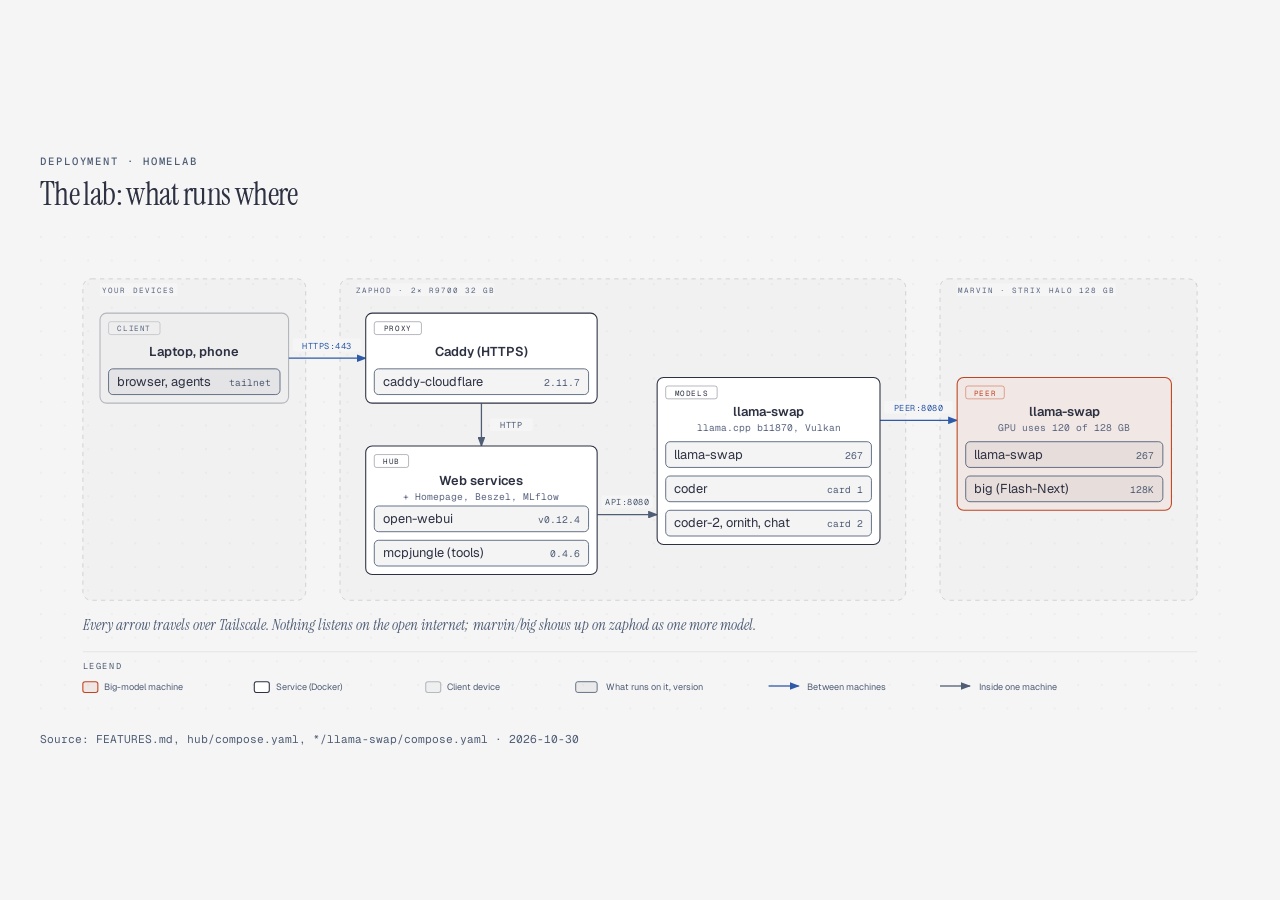
<file: docs/diagrams/lab-map.html>
<!DOCTYPE html>
<html lang="en">
<head>
  <meta charset="UTF-8">
  <meta name="viewport" content="width=device-width, initial-scale=1.0">
  <title>Lab map</title>
  <link href="https://fonts.googleapis.com/css2?family=Instrument+Serif:ital@0;1&family=Geist:wght@400;500;600&family=Geist+Mono:wght@400;500;600&display=swap" rel="stylesheet">
  <style>
    *, *::before, *::after { box-sizing: border-box; margin: 0; padding: 0; }
    :root {
      --color-paper:   #f5f5f5;
      --color-ink:     #2d3142;
      --color-muted:   #4f5d75;
      --font-sans:     'Geist', system-ui, sans-serif;
      --font-serif:    'Instrument Serif', serif;
      --font-mono:     'Geist Mono', ui-monospace, monospace;
    }
    body {
      font-family: var(--font-sans);
      background: var(--color-paper);
      color: var(--color-ink);
      min-height: 100vh;
      display: flex;
      align-items: center;
      justify-content: center;
      padding: 3rem 2rem;
    }
    .frame { max-width: 1200px; width: 100%; }
    .diagram-container { width: 100%; overflow-x: auto; }
    .eyebrow {
      font-family: var(--font-mono);
      font-size: 0.66rem;
      font-weight: 500;
      letter-spacing: 0.18em;
      text-transform: uppercase;
      color: var(--color-muted);
      margin-bottom: 0.5rem;
    }
    h1 {
      font-family: var(--font-serif);
      font-size: clamp(1.5rem, 2.4vw + 0.75rem, 2rem);
      font-weight: 400;
      letter-spacing: -0.02em;
      line-height: 1.15;
      margin-bottom: 1.5rem;
    }
    .source { font-family: var(--font-mono); font-size: 0.7rem; color: var(--color-muted); margin-top: 1rem; }
    svg { width: 100%; min-width: 1120px; display: block; }
    @media print {
      .diagram-container { overflow-x: visible; }
      svg { min-width: 0; }
    }
  </style>
</head>
<body>
  <div class="frame">
    <p class="eyebrow">Deployment · homelab</p>
    <h1>The lab: what runs where</h1>

    <div class="diagram-container">
      <svg viewBox="0 0 1120 448" xmlns="http://www.w3.org/2000/svg" role="img" aria-labelledby="lab-map-title lab-map-desc">
        <title id="lab-map-title">The lab: what runs where</title>
        <desc id="lab-map-desc">Laptops and phones reach Caddy on zaphod over Tailscale; Caddy serves the web services, which call zaphod's llama-swap, and zaphod's llama-swap forwards marvin/big requests to marvin's llama-swap as a peer.</desc>
        <defs>
          <pattern id="dots" width="22" height="22" patternUnits="userSpaceOnUse">
            <circle cx="1" cy="1" r="0.9" fill="rgba(45,49,66,0.10)"/>
          </pattern>
          <marker id="arrow" markerWidth="8" markerHeight="6" refX="7" refY="3" orient="auto"><polygon points="0 0, 8 3, 0 6" fill="#4f5d75"/></marker>
          <marker id="arrow-link" markerWidth="8" markerHeight="6" refX="7" refY="3" orient="auto"><polygon points="0 0, 8 3, 0 6" fill="#2e5aa8"/></marker>
        </defs>

        <rect width="100%" height="100%" fill="#f5f5f5"/>
        <rect width="100%" height="100%" fill="url(#dots)" opacity="0.55"/>

        <!-- Zones -->
        <rect x="40" y="40" width="208" height="300" rx="8" fill="rgba(45,49,66,0.02)" stroke="rgba(45,49,66,0.20)" stroke-width="0.8" stroke-dasharray="4,4"/>
        <rect x="56" y="44" width="72" height="12" fill="#f5f5f5"/>
        <text x="92" y="53" fill="#5a6580" font-size="7" font-family="'Geist Mono', monospace" text-anchor="middle" letter-spacing="0.14em">YOUR DEVICES</text>

        <rect x="280" y="40" width="528" height="300" rx="8" fill="rgba(45,49,66,0.02)" stroke="rgba(45,49,66,0.20)" stroke-width="0.8" stroke-dasharray="4,4"/>
        <rect x="296" y="44" width="128" height="12" fill="#f5f5f5"/>
        <text x="360" y="53" fill="#5a6580" font-size="7" font-family="'Geist Mono', monospace" text-anchor="middle" letter-spacing="0.14em">ZAPHOD · 2× R9700 32 GB</text>

        <rect x="840" y="40" width="240" height="300" rx="8" fill="rgba(45,49,66,0.02)" stroke="rgba(45,49,66,0.20)" stroke-width="0.8" stroke-dasharray="4,4"/>
        <rect x="856" y="44" width="148" height="12" fill="#f5f5f5"/>
        <text x="930" y="53" fill="#5a6580" font-size="7" font-family="'Geist Mono', monospace" text-anchor="middle" letter-spacing="0.14em">MARVIN · STRIX HALO 128 GB</text>

        <!-- Paths (behind nodes) -->
        <line x1="232" y1="114" x2="304" y2="114" stroke="#2e5aa8" stroke-width="1.2" marker-end="url(#arrow-link)"/>
        <line x1="412" y1="156" x2="412" y2="196" stroke="#4f5d75" stroke-width="1.2" marker-end="url(#arrow)"/>
        <line x1="520" y1="260" x2="576" y2="260" stroke="#4f5d75" stroke-width="1.2" marker-end="url(#arrow)"/>
        <line x1="784" y1="172" x2="856" y2="172" stroke="#2e5aa8" stroke-width="1.2" marker-end="url(#arrow-link)"/>

        <!-- Path labels -->
        <rect x="236" y="96" width="64" height="12" rx="2" fill="#f5f5f5"/>
        <text x="268" y="105" fill="#2e5aa8" font-size="8" font-family="'Geist Mono', monospace" text-anchor="middle" letter-spacing="0.06em">HTTPS:443</text>

        <rect x="420" y="170" width="40" height="12" rx="2" fill="#f5f5f5"/>
        <text x="440" y="179" fill="#4f5d75" font-size="8" font-family="'Geist Mono', monospace" text-anchor="middle" letter-spacing="0.06em">HTTP</text>

        <rect x="524" y="242" width="48" height="12" rx="2" fill="#f5f5f5"/>
        <text x="548" y="251" fill="#4f5d75" font-size="8" font-family="'Geist Mono', monospace" text-anchor="middle" letter-spacing="0.06em">API:8080</text>

        <rect x="788" y="154" width="64" height="12" rx="2" fill="#f5f5f5"/>
        <text x="820" y="163" fill="#2e5aa8" font-size="8" font-family="'Geist Mono', monospace" text-anchor="middle" letter-spacing="0.06em">PEER:8080</text>

        <!-- Node: devices (client) -->
        <rect x="56" y="72" width="176" height="84" rx="6" fill="#f5f5f5"/>
        <rect x="56" y="72" width="176" height="84" rx="6" fill="rgba(45,49,66,0.03)" stroke="rgba(45,49,66,0.30)" stroke-width="1"/>
        <rect x="64" y="80" width="48" height="12" rx="2" fill="transparent" stroke="rgba(45,49,66,0.22)" stroke-width="0.8"/>
        <text x="88" y="89" fill="#5a6580" font-size="7" font-family="'Geist Mono', monospace" text-anchor="middle" letter-spacing="0.08em">CLIENT</text>
        <text x="144" y="112" fill="#2d3142" font-size="12" font-weight="600" font-family="'Geist', sans-serif" text-anchor="middle">Laptop, phone</text>
        <rect x="64" y="124" width="160" height="24" rx="4" fill="rgba(45,49,66,0.05)" stroke="#4f5d75" stroke-width="0.8"/>
        <text x="72" y="140" fill="#2d3142" font-size="12" font-family="'Geist', sans-serif">browser, agents</text>
        <text x="216" y="140" fill="#4f5d75" font-size="9" font-family="'Geist Mono', monospace" text-anchor="end">tailnet</text>

        <!-- Node: Caddy -->
        <rect x="304" y="72" width="216" height="84" rx="6" fill="#f5f5f5"/>
        <rect x="304" y="72" width="216" height="84" rx="6" fill="#ffffff" stroke="#2d3142" stroke-width="1"/>
        <rect x="312" y="80" width="44" height="12" rx="2" fill="transparent" stroke="rgba(45,49,66,0.40)" stroke-width="0.8"/>
        <text x="334" y="89" fill="#2d3142" font-size="7" font-family="'Geist Mono', monospace" text-anchor="middle" letter-spacing="0.08em">PROXY</text>
        <text x="412" y="112" fill="#2d3142" font-size="12" font-weight="600" font-family="'Geist', sans-serif" text-anchor="middle">Caddy (HTTPS)</text>
        <rect x="312" y="124" width="200" height="24" rx="4" fill="rgba(45,49,66,0.05)" stroke="#4f5d75" stroke-width="0.8"/>
        <text x="320" y="140" fill="#2d3142" font-size="12" font-family="'Geist', sans-serif">caddy-cloudflare</text>
        <text x="504" y="140" fill="#4f5d75" font-size="9" font-family="'Geist Mono', monospace" text-anchor="end">2.11.7</text>

        <!-- Node: web services (the hub) -->
        <rect x="304" y="196" width="216" height="120" rx="6" fill="#f5f5f5"/>
        <rect x="304" y="196" width="216" height="120" rx="6" fill="#ffffff" stroke="#2d3142" stroke-width="1"/>
        <rect x="312" y="204" width="32" height="12" rx="2" fill="transparent" stroke="rgba(45,49,66,0.40)" stroke-width="0.8"/>
        <text x="328" y="213" fill="#2d3142" font-size="7" font-family="'Geist Mono', monospace" text-anchor="middle" letter-spacing="0.08em">HUB</text>
        <text x="412" y="232" fill="#2d3142" font-size="12" font-weight="600" font-family="'Geist', sans-serif" text-anchor="middle">Web services</text>
        <text x="412" y="246" fill="#5a6580" font-size="9" font-family="'Geist Mono', monospace" text-anchor="middle">+ Homepage, Beszel, MLflow</text>
        <rect x="312" y="252" width="200" height="24" rx="4" fill="rgba(45,49,66,0.05)" stroke="#4f5d75" stroke-width="0.8"/>
        <text x="320" y="268" fill="#2d3142" font-size="12" font-family="'Geist', sans-serif">open-webui</text>
        <text x="504" y="268" fill="#4f5d75" font-size="9" font-family="'Geist Mono', monospace" text-anchor="end">v0.12.4</text>
        <rect x="312" y="284" width="200" height="24" rx="4" fill="rgba(45,49,66,0.05)" stroke="#4f5d75" stroke-width="0.8"/>
        <text x="320" y="300" fill="#2d3142" font-size="12" font-family="'Geist', sans-serif">mcpjungle (tools)</text>
        <text x="504" y="300" fill="#4f5d75" font-size="9" font-family="'Geist Mono', monospace" text-anchor="end">0.4.6</text>

        <!-- Node: zaphod llama-swap -->
        <rect x="576" y="132" width="208" height="156" rx="6" fill="#f5f5f5"/>
        <rect x="576" y="132" width="208" height="156" rx="6" fill="#ffffff" stroke="#2d3142" stroke-width="1"/>
        <rect x="584" y="140" width="48" height="12" rx="2" fill="transparent" stroke="rgba(45,49,66,0.40)" stroke-width="0.8"/>
        <text x="608" y="149" fill="#2d3142" font-size="7" font-family="'Geist Mono', monospace" text-anchor="middle" letter-spacing="0.08em">MODELS</text>
        <text x="680" y="168" fill="#2d3142" font-size="12" font-weight="600" font-family="'Geist', sans-serif" text-anchor="middle">llama-swap</text>
        <text x="680" y="182" fill="#5a6580" font-size="9" font-family="'Geist Mono', monospace" text-anchor="middle">llama.cpp b11870, Vulkan</text>
        <rect x="584" y="192" width="192" height="24" rx="4" fill="rgba(45,49,66,0.05)" stroke="#4f5d75" stroke-width="0.8"/>
        <text x="592" y="208" fill="#2d3142" font-size="12" font-family="'Geist', sans-serif">llama-swap</text>
        <text x="768" y="208" fill="#4f5d75" font-size="9" font-family="'Geist Mono', monospace" text-anchor="end">267</text>
        <rect x="584" y="224" width="192" height="24" rx="4" fill="rgba(45,49,66,0.05)" stroke="#4f5d75" stroke-width="0.8"/>
        <text x="592" y="240" fill="#2d3142" font-size="12" font-family="'Geist', sans-serif">coder</text>
        <text x="768" y="240" fill="#4f5d75" font-size="9" font-family="'Geist Mono', monospace" text-anchor="end">card 1</text>
        <rect x="584" y="256" width="192" height="24" rx="4" fill="rgba(45,49,66,0.05)" stroke="#4f5d75" stroke-width="0.8"/>
        <text x="592" y="272" fill="#2d3142" font-size="12" font-family="'Geist', sans-serif">coder-2, ornith, chat</text>
        <text x="768" y="272" fill="#4f5d75" font-size="9" font-family="'Geist Mono', monospace" text-anchor="end">card 2</text>

        <!-- Node: marvin llama-swap (focal) -->
        <rect x="856" y="132" width="200" height="124" rx="6" fill="#f5f5f5"/>
        <rect x="856" y="132" width="200" height="124" rx="6" fill="rgba(191,69,32,0.08)" stroke="#bf4520" stroke-width="1"/>
        <rect x="864" y="140" width="36" height="12" rx="2" fill="transparent" stroke="rgba(191,69,32,0.50)" stroke-width="0.8"/>
        <text x="882" y="149" fill="#bf4520" font-size="7" font-family="'Geist Mono', monospace" text-anchor="middle" letter-spacing="0.08em">PEER</text>
        <text x="956" y="168" fill="#2d3142" font-size="12" font-weight="600" font-family="'Geist', sans-serif" text-anchor="middle">llama-swap</text>
        <text x="956" y="182" fill="#5a6580" font-size="9" font-family="'Geist Mono', monospace" text-anchor="middle">GPU uses 120 of 128 GB</text>
        <rect x="864" y="192" width="184" height="24" rx="4" fill="rgba(45,49,66,0.05)" stroke="#4f5d75" stroke-width="0.8"/>
        <text x="872" y="208" fill="#2d3142" font-size="12" font-family="'Geist', sans-serif">llama-swap</text>
        <text x="1040" y="208" fill="#4f5d75" font-size="9" font-family="'Geist Mono', monospace" text-anchor="end">267</text>
        <rect x="864" y="224" width="184" height="24" rx="4" fill="rgba(45,49,66,0.05)" stroke="#4f5d75" stroke-width="0.8"/>
        <text x="872" y="240" fill="#2d3142" font-size="12" font-family="'Geist', sans-serif">big (Flash-Next)</text>
        <text x="1040" y="240" fill="#4f5d75" font-size="9" font-family="'Geist Mono', monospace" text-anchor="end">128K</text>

        <!-- Callout -->
        <text x="40" y="368" fill="#4f5d75" font-size="14" font-style="italic" font-family="'Instrument Serif', serif">Every arrow travels over Tailscale. Nothing listens on the open internet; marvin/big shows up on zaphod as one more model.</text>

        <!-- Legend strip -->
        <line x1="40" y1="388" x2="1080" y2="388" stroke="rgba(45,49,66,0.10)" stroke-width="0.8"/>
        <text x="40" y="404" fill="#4f5d75" font-size="8" font-family="'Geist Mono', monospace" letter-spacing="0.18em">LEGEND</text>

        <rect x="40" y="416" width="14" height="10" rx="2" fill="rgba(191,69,32,0.08)" stroke="#bf4520" stroke-width="1"/>
        <text x="60" y="424" fill="#4f5d75" font-size="8.5" font-family="'Geist', sans-serif">Big-model machine</text>

        <rect x="200" y="416" width="14" height="10" rx="2" fill="#ffffff" stroke="#2d3142" stroke-width="1"/>
        <text x="220" y="424" fill="#4f5d75" font-size="8.5" font-family="'Geist', sans-serif">Service (Docker)</text>

        <rect x="360" y="416" width="14" height="10" rx="2" fill="rgba(45,49,66,0.03)" stroke="rgba(45,49,66,0.30)" stroke-width="1"/>
        <text x="380" y="424" fill="#4f5d75" font-size="8.5" font-family="'Geist', sans-serif">Client device</text>

        <rect x="500" y="416" width="20" height="10" rx="2" fill="rgba(45,49,66,0.05)" stroke="#4f5d75" stroke-width="0.8"/>
        <text x="528" y="424" fill="#4f5d75" font-size="8.5" font-family="'Geist', sans-serif">What runs on it, version</text>

        <line x1="680" y1="420" x2="708" y2="420" stroke="#2e5aa8" stroke-width="1.2" marker-end="url(#arrow-link)"/>
        <text x="716" y="424" fill="#4f5d75" font-size="8.5" font-family="'Geist', sans-serif">Between machines</text>

        <line x1="840" y1="420" x2="868" y2="420" stroke="#4f5d75" stroke-width="1.2" marker-end="url(#arrow)"/>
        <text x="876" y="424" fill="#4f5d75" font-size="8.5" font-family="'Geist', sans-serif">Inside one machine</text>
      </svg>
    </div>
    <p class="source">Source: FEATURES.md, hub/compose.yaml, */llama-swap/compose.yaml · 2026-10-30</p>
  </div>
</body>
</html>
</file>
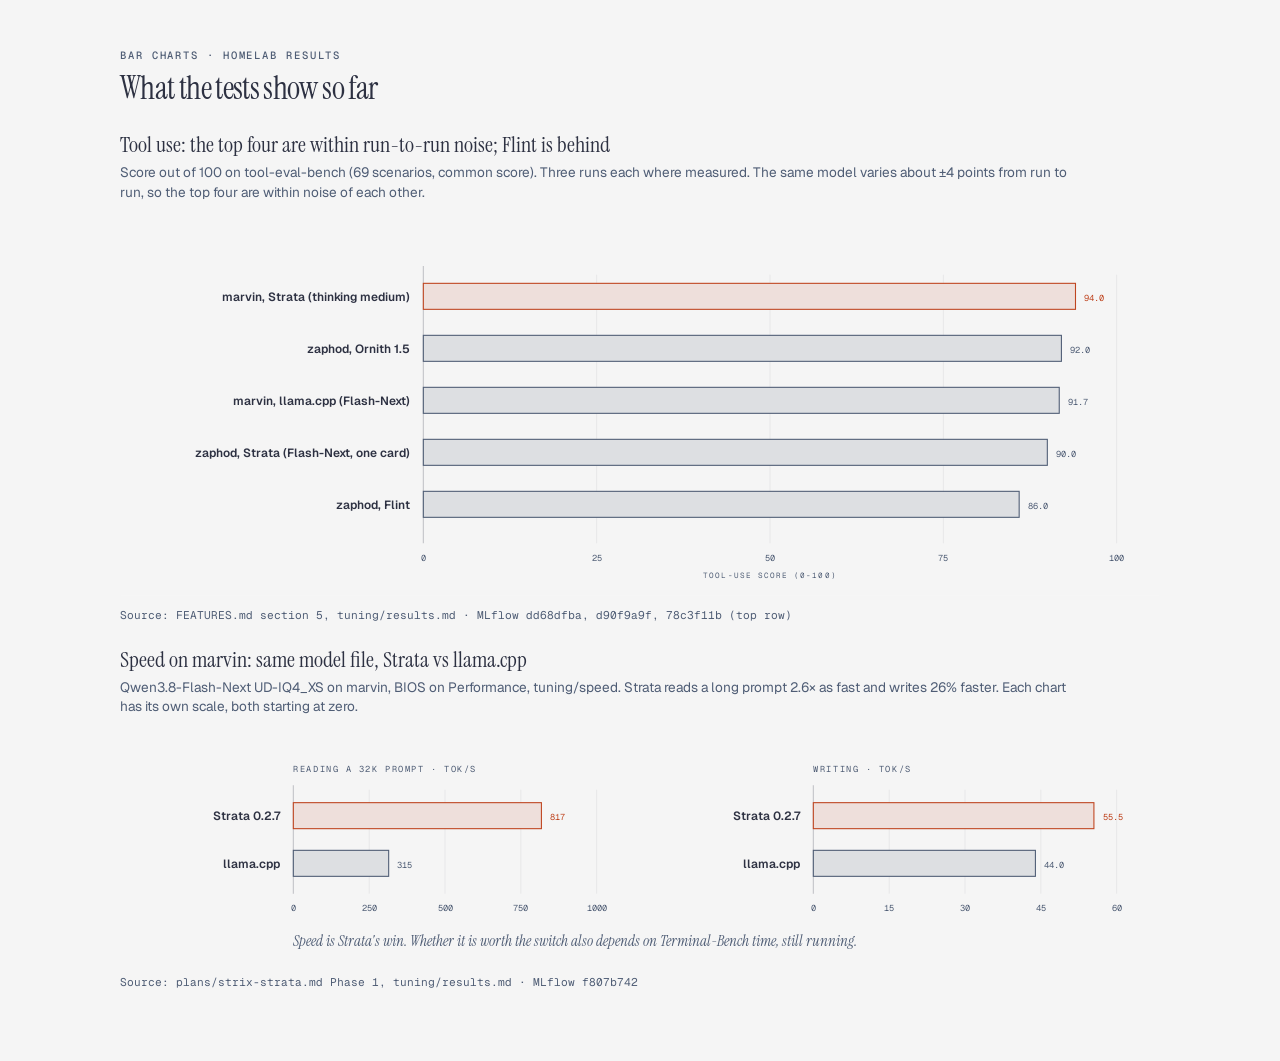
<file: docs/diagrams/results.html>
<!DOCTYPE html>
<html lang="en">
<head>
  <meta charset="UTF-8">
  <meta name="viewport" content="width=device-width, initial-scale=1.0">
  <title>Lab results</title>
  <link href="https://fonts.googleapis.com/css2?family=Instrument+Serif:ital@0;1&family=Geist:wght@400;500;600&family=Geist+Mono:wght@400;500;600&display=swap" rel="stylesheet">
  <style>
    *, *::before, *::after { box-sizing: border-box; margin: 0; padding: 0; }
    :root {
      --color-paper:   #f5f5f5;
      --color-ink:     #2d3142;
      --color-muted:   #4f5d75;
      --font-sans:     'Geist', system-ui, sans-serif;
      --font-serif:    'Instrument Serif', serif;
      --font-mono:     'Geist Mono', ui-monospace, monospace;
    }
    body {
      font-family: var(--font-sans);
      background: var(--color-paper);
      color: var(--color-ink);
      min-height: 100vh;
      display: flex;
      justify-content: center;
      padding: 3rem 2rem;
    }
    .frame { max-width: 1040px; width: 100%; }
    .diagram-container { width: 100%; overflow-x: auto; margin-bottom: 0.75rem; }
    .eyebrow {
      font-family: var(--font-mono);
      font-size: 0.66rem;
      font-weight: 500;
      letter-spacing: 0.18em;
      text-transform: uppercase;
      color: var(--color-muted);
      margin-bottom: 0.5rem;
    }
    h1 {
      font-family: var(--font-serif);
      font-size: clamp(1.5rem, 2.4vw + 0.75rem, 2rem);
      font-weight: 400;
      letter-spacing: -0.02em;
      line-height: 1.15;
      margin-bottom: 1.5rem;
    }
    h2 {
      font-family: var(--font-serif);
      font-size: 1.35rem;
      font-weight: 400;
      margin: 1.5rem 0 0.25rem;
    }
    .note { font-size: 0.85rem; color: var(--color-muted); max-width: 60rem; margin-bottom: 0.75rem; line-height: 1.45; }
    .source { font-family: var(--font-mono); font-size: 0.7rem; color: var(--color-muted); margin-bottom: 1.5rem; }
    svg { width: 100%; min-width: 960px; display: block; }
    @media print {
      .diagram-container { overflow-x: visible; }
      svg { min-width: 0; }
    }
  </style>
</head>
<body>
  <div class="frame">
    <p class="eyebrow">Bar charts · homelab results</p>
    <h1>What the tests show so far</h1>

    <h2>Tool use: the top four are within run-to-run noise; Flint is behind</h2>
    <p class="note">Score out of 100 on tool-eval-bench (69 scenarios, common score). Three runs each where measured.
      The same model varies about ±4 points from run to run, so the top four are within noise of each other.</p>
    <div class="diagram-container">
      <svg viewBox="0 0 960 352" xmlns="http://www.w3.org/2000/svg" role="img" aria-labelledby="results-tooluse-title results-tooluse-desc">
        <title id="results-tooluse-title">Tool-use score by model and server</title>
        <desc id="results-tooluse-desc">Horizontal bars of tool-use score out of 100: marvin with Strata at thinking medium 94.0, Ornith 92.0, marvin with llama.cpp 91.7, zaphod with Strata on one card 90.0, Flint 86.0.</desc>

        <rect width="100%" height="100%" fill="#f5f5f5"/>

        <!-- Gridlines (0 is the axis line) -->
        <line x1="440" y1="56" x2="440" y2="304" stroke="rgba(45,49,66,0.08)" stroke-width="0.8"/>
        <line x1="600" y1="56" x2="600" y2="304" stroke="rgba(45,49,66,0.08)" stroke-width="0.8"/>
        <line x1="760" y1="56" x2="760" y2="304" stroke="rgba(45,49,66,0.08)" stroke-width="0.8"/>
        <line x1="920" y1="56" x2="920" y2="304" stroke="rgba(45,49,66,0.08)" stroke-width="0.8"/>
        <line x1="280" y1="48" x2="280" y2="304" stroke="rgba(45,49,66,0.25)" stroke-width="1"/>

        <!-- Tick labels -->
        <text x="280" y="320" fill="#4f5d75" font-size="8" font-family="'Geist Mono', monospace" text-anchor="middle">0</text>
        <text x="440" y="320" fill="#4f5d75" font-size="8" font-family="'Geist Mono', monospace" text-anchor="middle">25</text>
        <text x="600" y="320" fill="#4f5d75" font-size="8" font-family="'Geist Mono', monospace" text-anchor="middle">50</text>
        <text x="760" y="320" fill="#4f5d75" font-size="8" font-family="'Geist Mono', monospace" text-anchor="middle">75</text>
        <text x="920" y="320" fill="#4f5d75" font-size="8" font-family="'Geist Mono', monospace" text-anchor="middle">100</text>
        <text x="600" y="336" fill="#4f5d75" font-size="7" font-family="'Geist Mono', monospace" text-anchor="middle" letter-spacing="0.14em">TOOL-USE SCORE (0-100)</text>

        <!-- Row 1 (focal): marvin, Strata, thinking medium, 94.0 -->
        <rect x="280" y="64" width="602" height="24" fill="#f5f5f5"/>
        <rect x="280" y="64" width="602" height="24" fill="rgba(191,69,32,0.12)" stroke="#bf4520" stroke-width="1"/>
        <text x="890" y="80" fill="#bf4520" font-size="8" font-family="'Geist Mono', monospace">94.0</text>
        <text x="268" y="80" fill="#2d3142" font-size="11" font-weight="600" font-family="'Geist', sans-serif" text-anchor="end">marvin, Strata (thinking medium)</text>

        <!-- Row 2: Ornith, 92.0 -->
        <rect x="280" y="112" width="589" height="24" fill="#f5f5f5"/>
        <rect x="280" y="112" width="589" height="24" fill="rgba(79,93,117,0.15)" stroke="#4f5d75" stroke-width="1"/>
        <text x="877" y="128" fill="#4f5d75" font-size="8" font-family="'Geist Mono', monospace">92.0</text>
        <text x="268" y="128" fill="#2d3142" font-size="11" font-weight="600" font-family="'Geist', sans-serif" text-anchor="end">zaphod, Ornith 1.5</text>

        <!-- Row 3: marvin, llama.cpp, 91.7 -->
        <rect x="280" y="160" width="587" height="24" fill="#f5f5f5"/>
        <rect x="280" y="160" width="587" height="24" fill="rgba(79,93,117,0.15)" stroke="#4f5d75" stroke-width="1"/>
        <text x="875" y="176" fill="#4f5d75" font-size="8" font-family="'Geist Mono', monospace">91.7</text>
        <text x="268" y="176" fill="#2d3142" font-size="11" font-weight="600" font-family="'Geist', sans-serif" text-anchor="end">marvin, llama.cpp (Flash-Next)</text>

        <!-- Row 4: zaphod Strata one card, 90.0 -->
        <rect x="280" y="208" width="576" height="24" fill="#f5f5f5"/>
        <rect x="280" y="208" width="576" height="24" fill="rgba(79,93,117,0.15)" stroke="#4f5d75" stroke-width="1"/>
        <text x="864" y="224" fill="#4f5d75" font-size="8" font-family="'Geist Mono', monospace">90.0</text>
        <text x="268" y="224" fill="#2d3142" font-size="11" font-weight="600" font-family="'Geist', sans-serif" text-anchor="end">zaphod, Strata (Flash-Next, one card)</text>

        <!-- Row 5: Flint, 86.0 -->
        <rect x="280" y="256" width="550" height="24" fill="#f5f5f5"/>
        <rect x="280" y="256" width="550" height="24" fill="rgba(79,93,117,0.15)" stroke="#4f5d75" stroke-width="1"/>
        <text x="838" y="272" fill="#4f5d75" font-size="8" font-family="'Geist Mono', monospace">86.0</text>
        <text x="268" y="272" fill="#2d3142" font-size="11" font-weight="600" font-family="'Geist', sans-serif" text-anchor="end">zaphod, Flint</text>
      </svg>
    </div>
    <p class="source">Source: FEATURES.md section 5, tuning/results.md · MLflow dd68dfba, d90f9a9f, 78c3f11b (top row)</p>

    <h2>Speed on marvin: same model file, Strata vs llama.cpp</h2>
    <p class="note">Qwen3.8-Flash-Next UD-IQ4_XS on marvin, BIOS on Performance, tuning/speed. Strata reads a long prompt
      2.6× as fast and writes 26% faster. Each chart has its own scale, both starting at zero.</p>
    <div class="diagram-container">
      <svg viewBox="0 0 960 216" xmlns="http://www.w3.org/2000/svg" role="img" aria-labelledby="results-speed-title results-speed-desc">
        <title id="results-speed-title">Strata vs llama.cpp speed on marvin</title>
        <desc id="results-speed-desc">Reading a 32K-token prompt: Strata 817 tokens per second, llama.cpp 315. Writing: Strata 55.5 tokens per second, llama.cpp 44.0.</desc>

        <rect width="100%" height="100%" fill="#f5f5f5"/>

        <!-- Panel titles -->
        <text x="160" y="40" fill="#4f5d75" font-size="8" font-family="'Geist Mono', monospace" letter-spacing="0.18em">READING A 32K PROMPT · TOK/S</text>
        <text x="640" y="40" fill="#4f5d75" font-size="8" font-family="'Geist Mono', monospace" letter-spacing="0.18em">WRITING · TOK/S</text>

        <!-- Panel 1 grid: 0-1000 over x 160-440 -->
        <line x1="230" y1="56" x2="230" y2="152" stroke="rgba(45,49,66,0.08)" stroke-width="0.8"/>
        <line x1="300" y1="56" x2="300" y2="152" stroke="rgba(45,49,66,0.08)" stroke-width="0.8"/>
        <line x1="370" y1="56" x2="370" y2="152" stroke="rgba(45,49,66,0.08)" stroke-width="0.8"/>
        <line x1="440" y1="56" x2="440" y2="152" stroke="rgba(45,49,66,0.08)" stroke-width="0.8"/>
        <line x1="160" y1="52" x2="160" y2="152" stroke="rgba(45,49,66,0.25)" stroke-width="1"/>
        <text x="160" y="168" fill="#4f5d75" font-size="8" font-family="'Geist Mono', monospace" text-anchor="middle">0</text>
        <text x="230" y="168" fill="#4f5d75" font-size="8" font-family="'Geist Mono', monospace" text-anchor="middle">250</text>
        <text x="300" y="168" fill="#4f5d75" font-size="8" font-family="'Geist Mono', monospace" text-anchor="middle">500</text>
        <text x="370" y="168" fill="#4f5d75" font-size="8" font-family="'Geist Mono', monospace" text-anchor="middle">750</text>
        <text x="440" y="168" fill="#4f5d75" font-size="8" font-family="'Geist Mono', monospace" text-anchor="middle">1000</text>

        <!-- Panel 1 bars -->
        <rect x="160" y="68" width="229" height="24" fill="#f5f5f5"/>
        <rect x="160" y="68" width="229" height="24" fill="rgba(191,69,32,0.12)" stroke="#bf4520" stroke-width="1"/>
        <text x="397" y="84" fill="#bf4520" font-size="8" font-family="'Geist Mono', monospace">817</text>
        <text x="148" y="84" fill="#2d3142" font-size="11" font-weight="600" font-family="'Geist', sans-serif" text-anchor="end">Strata 0.2.7</text>

        <rect x="160" y="112" width="88" height="24" fill="#f5f5f5"/>
        <rect x="160" y="112" width="88" height="24" fill="rgba(79,93,117,0.15)" stroke="#4f5d75" stroke-width="1"/>
        <text x="256" y="128" fill="#4f5d75" font-size="8" font-family="'Geist Mono', monospace">315</text>
        <text x="148" y="128" fill="#2d3142" font-size="11" font-weight="600" font-family="'Geist', sans-serif" text-anchor="end">llama.cpp</text>

        <!-- Panel 2 grid: 0-60 over x 640-920 -->
        <line x1="710" y1="56" x2="710" y2="152" stroke="rgba(45,49,66,0.08)" stroke-width="0.8"/>
        <line x1="780" y1="56" x2="780" y2="152" stroke="rgba(45,49,66,0.08)" stroke-width="0.8"/>
        <line x1="850" y1="56" x2="850" y2="152" stroke="rgba(45,49,66,0.08)" stroke-width="0.8"/>
        <line x1="920" y1="56" x2="920" y2="152" stroke="rgba(45,49,66,0.08)" stroke-width="0.8"/>
        <line x1="640" y1="52" x2="640" y2="152" stroke="rgba(45,49,66,0.25)" stroke-width="1"/>
        <text x="640" y="168" fill="#4f5d75" font-size="8" font-family="'Geist Mono', monospace" text-anchor="middle">0</text>
        <text x="710" y="168" fill="#4f5d75" font-size="8" font-family="'Geist Mono', monospace" text-anchor="middle">15</text>
        <text x="780" y="168" fill="#4f5d75" font-size="8" font-family="'Geist Mono', monospace" text-anchor="middle">30</text>
        <text x="850" y="168" fill="#4f5d75" font-size="8" font-family="'Geist Mono', monospace" text-anchor="middle">45</text>
        <text x="920" y="168" fill="#4f5d75" font-size="8" font-family="'Geist Mono', monospace" text-anchor="middle">60</text>

        <!-- Panel 2 bars -->
        <rect x="640" y="68" width="259" height="24" fill="#f5f5f5"/>
        <rect x="640" y="68" width="259" height="24" fill="rgba(191,69,32,0.12)" stroke="#bf4520" stroke-width="1"/>
        <text x="907" y="84" fill="#bf4520" font-size="8" font-family="'Geist Mono', monospace">55.5</text>
        <text x="628" y="84" fill="#2d3142" font-size="11" font-weight="600" font-family="'Geist', sans-serif" text-anchor="end">Strata 0.2.7</text>

        <rect x="640" y="112" width="205" height="24" fill="#f5f5f5"/>
        <rect x="640" y="112" width="205" height="24" fill="rgba(79,93,117,0.15)" stroke="#4f5d75" stroke-width="1"/>
        <text x="853" y="128" fill="#4f5d75" font-size="8" font-family="'Geist Mono', monospace">44.0</text>
        <text x="628" y="128" fill="#2d3142" font-size="11" font-weight="600" font-family="'Geist', sans-serif" text-anchor="end">llama.cpp</text>

        <text x="160" y="200" fill="#4f5d75" font-size="14" font-style="italic" font-family="'Instrument Serif', serif">Speed is Strata's win. Whether it is worth the switch also depends on Terminal-Bench time, still running.</text>
      </svg>
    </div>
    <p class="source">Source: plans/strix-strata.md Phase 1, tuning/results.md · MLflow f807b742</p>
  </div>
</body>
</html>
</file>
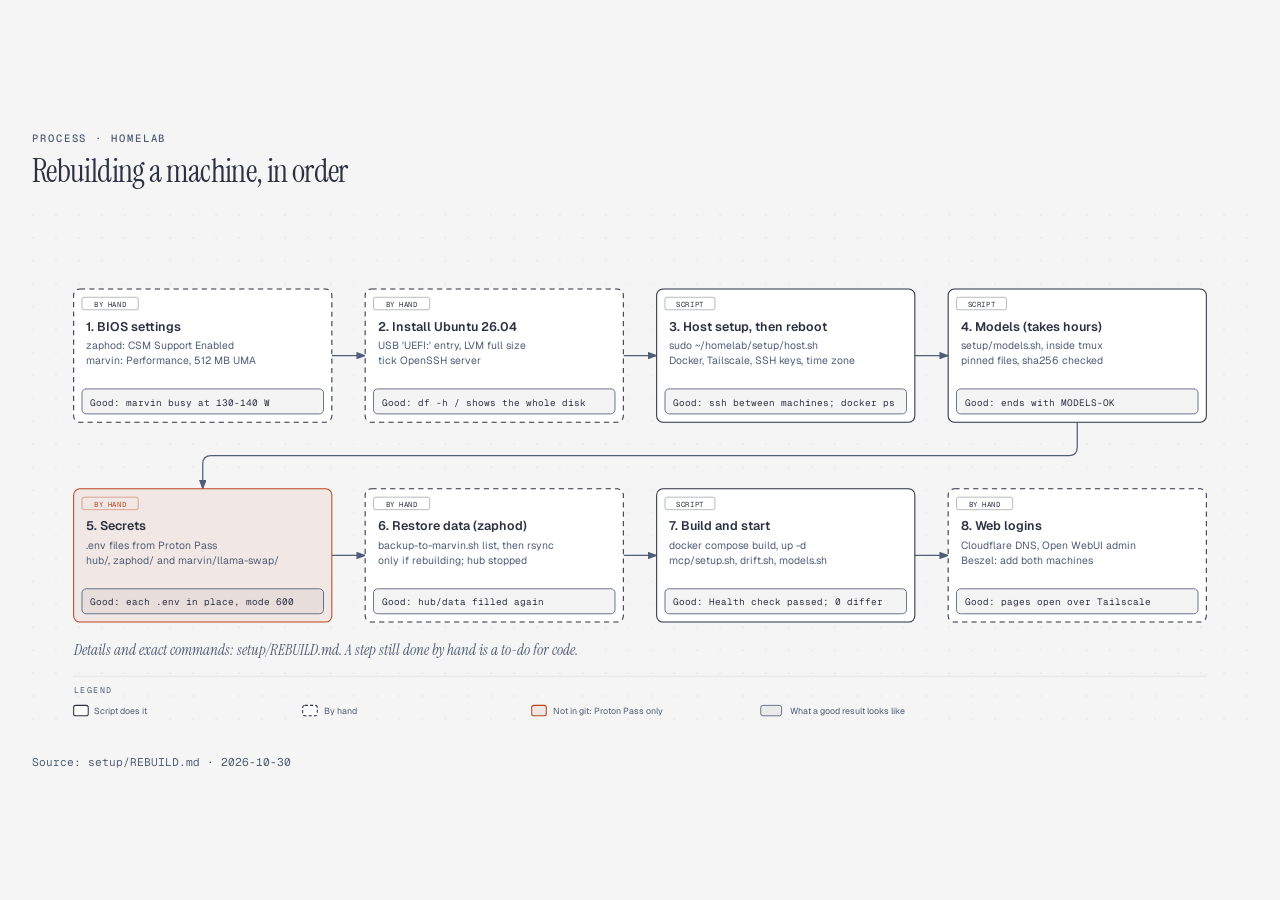
<file: docs/diagrams/src/rebuild-order.html>
<!DOCTYPE html>
<html lang="en">
<head>
  <meta charset="UTF-8">
  <meta name="viewport" content="width=device-width, initial-scale=1.0">
  <title>Rebuilding a machine, in order</title>
  <link href="https://fonts.googleapis.com/css2?family=Instrument+Serif:ital@0;1&family=Geist:wght@400;500;600&family=Geist+Mono:wght@400;500;600&display=swap" rel="stylesheet">
  <style>
    *, *::before, *::after { box-sizing: border-box; margin: 0; padding: 0; }
    body { font-family: 'Geist', system-ui, sans-serif; background: #f5f5f5; color: #2d3142; min-height: 100vh; display: flex;
           align-items: center; justify-content: center; padding: 3rem 2rem; }
    .frame { max-width: 1240px; width: 100%; }
    .diagram-container { width: 100%; overflow-x: auto; }
    .eyebrow { font-family: 'Geist Mono', ui-monospace, monospace; font-size: 0.66rem; font-weight: 500; letter-spacing: 0.18em;
               text-transform: uppercase; color: #4f5d75; margin-bottom: 0.5rem; }
    h1 { font-family: 'Instrument Serif', serif; font-size: clamp(1.5rem, 2.4vw + 0.75rem, 2rem); font-weight: 400;
         letter-spacing: -0.02em; line-height: 1.15; margin-bottom: 1.5rem; }
    .source { font-family: 'Geist Mono', ui-monospace, monospace; font-size: 0.7rem; color: #4f5d75; margin-top: 1rem; }
    svg { width: 100%; min-width: 1168px; display: block; }
    @media print { .diagram-container { overflow-x: visible; } svg { min-width: 0; } }
  </style>
</head>
<body>
  <div class="frame">
    <p class="eyebrow">Process · homelab</p>
    <h1>Rebuilding a machine, in order</h1>
    <div class="diagram-container">
      <svg viewBox="0 0 1168 504" xmlns="http://www.w3.org/2000/svg" role="img" aria-labelledby="rebuild-order-title rebuild-order-desc">
        <title id="rebuild-order-title">Rebuilding a machine, in order</title>
        <desc id="rebuild-order-desc">Eight rebuild steps in order: BIOS, Ubuntu install, host.sh, models.sh, secrets from Proton Pass, restore data, build and start services, web logins; each with what a good result looks like.</desc>
        <defs>
          <pattern id="dots" width="22" height="22" patternUnits="userSpaceOnUse"><circle cx="1" cy="1" r="0.9" fill="rgba(45,49,66,0.10)"/></pattern>
          <marker id="arrow" markerWidth="8" markerHeight="6" refX="7" refY="3" orient="auto"><polygon points="0 0, 8 3, 0 6" fill="#4f5d75"/></marker>
        </defs>
        <rect width="100%" height="100%" fill="#f5f5f5"/>
        <rect width="100%" height="100%" fill="url(#dots)" opacity="0.55"/>
        <line x1="288" y1="136" x2="320" y2="136" stroke="#4f5d75" stroke-width="1.2" marker-end="url(#arrow)"/>
        <line x1="568" y1="136" x2="600" y2="136" stroke="#4f5d75" stroke-width="1.2" marker-end="url(#arrow)"/>
        <line x1="848" y1="136" x2="880" y2="136" stroke="#4f5d75" stroke-width="1.2" marker-end="url(#arrow)"/>
        <line x1="288" y1="328" x2="320" y2="328" stroke="#4f5d75" stroke-width="1.2" marker-end="url(#arrow)"/>
        <line x1="568" y1="328" x2="600" y2="328" stroke="#4f5d75" stroke-width="1.2" marker-end="url(#arrow)"/>
        <line x1="848" y1="328" x2="880" y2="328" stroke="#4f5d75" stroke-width="1.2" marker-end="url(#arrow)"/>
        <path d="M 1004,200 V 224 Q 1004,232 996,232 H 172 Q 164,232 164,240 V 264" fill="none" stroke="#4f5d75" stroke-width="1.2" marker-end="url(#arrow)"/>
        <rect x="40" y="72" width="248" height="128" rx="6" fill="#f5f5f5"/>
        <rect x="40" y="72" width="248" height="128" rx="6" fill="#ffffff" stroke="#2d3142" stroke-width="1" stroke-dasharray="5,4"/>
        <rect x="48" y="80" width="54" height="12" rx="2" fill="transparent" stroke="rgba(45,49,66,0.40)" stroke-width="0.8"/>
        <text x="75" y="89" fill="#2d3142" font-size="7" font-family="'Geist Mono', ui-monospace, monospace" text-anchor="middle" letter-spacing="0.08em">BY HAND</text>
        <text x="52" y="112" fill="#2d3142" font-size="12" font-family="'Geist', system-ui, sans-serif" font-weight="600">1. BIOS settings</text>
        <text x="52" y="130" fill="#4f5d75" font-size="10" font-family="'Geist', system-ui, sans-serif">zaphod: CSM Support Enabled</text>
        <text x="52" y="144" fill="#4f5d75" font-size="10" font-family="'Geist', system-ui, sans-serif">marvin: Performance, 512 MB UMA</text>
        <rect x="48" y="168" width="232" height="24" rx="4" fill="rgba(45,49,66,0.05)" stroke="#4f5d75" stroke-width="0.8"/>
        <text x="56" y="184" fill="#2d3142" font-size="9" font-family="'Geist Mono', ui-monospace, monospace">Good: marvin busy at 130-140 W</text>
        <rect x="320" y="72" width="248" height="128" rx="6" fill="#f5f5f5"/>
        <rect x="320" y="72" width="248" height="128" rx="6" fill="#ffffff" stroke="#2d3142" stroke-width="1" stroke-dasharray="5,4"/>
        <rect x="328" y="80" width="54" height="12" rx="2" fill="transparent" stroke="rgba(45,49,66,0.40)" stroke-width="0.8"/>
        <text x="355" y="89" fill="#2d3142" font-size="7" font-family="'Geist Mono', ui-monospace, monospace" text-anchor="middle" letter-spacing="0.08em">BY HAND</text>
        <text x="332" y="112" fill="#2d3142" font-size="12" font-family="'Geist', system-ui, sans-serif" font-weight="600">2. Install Ubuntu 26.04</text>
        <text x="332" y="130" fill="#4f5d75" font-size="10" font-family="'Geist', system-ui, sans-serif">USB &#x27;UEFI:&#x27; entry, LVM full size</text>
        <text x="332" y="144" fill="#4f5d75" font-size="10" font-family="'Geist', system-ui, sans-serif">tick OpenSSH server</text>
        <rect x="328" y="168" width="232" height="24" rx="4" fill="rgba(45,49,66,0.05)" stroke="#4f5d75" stroke-width="0.8"/>
        <text x="336" y="184" fill="#2d3142" font-size="9" font-family="'Geist Mono', ui-monospace, monospace">Good: df -h / shows the whole disk</text>
        <rect x="600" y="72" width="248" height="128" rx="6" fill="#f5f5f5"/>
        <rect x="600" y="72" width="248" height="128" rx="6" fill="#ffffff" stroke="#2d3142" stroke-width="1"/>
        <rect x="608" y="80" width="48" height="12" rx="2" fill="transparent" stroke="rgba(45,49,66,0.40)" stroke-width="0.8"/>
        <text x="632" y="89" fill="#2d3142" font-size="7" font-family="'Geist Mono', ui-monospace, monospace" text-anchor="middle" letter-spacing="0.08em">SCRIPT</text>
        <text x="612" y="112" fill="#2d3142" font-size="12" font-family="'Geist', system-ui, sans-serif" font-weight="600">3. Host setup, then reboot</text>
        <text x="612" y="130" fill="#4f5d75" font-size="10" font-family="'Geist', system-ui, sans-serif">sudo ~/homelab/setup/host.sh</text>
        <text x="612" y="144" fill="#4f5d75" font-size="10" font-family="'Geist', system-ui, sans-serif">Docker, Tailscale, SSH keys, time zone</text>
        <rect x="608" y="168" width="232" height="24" rx="4" fill="rgba(45,49,66,0.05)" stroke="#4f5d75" stroke-width="0.8"/>
        <text x="616" y="184" fill="#2d3142" font-size="9" font-family="'Geist Mono', ui-monospace, monospace">Good: ssh between machines; docker ps</text>
        <rect x="880" y="72" width="248" height="128" rx="6" fill="#f5f5f5"/>
        <rect x="880" y="72" width="248" height="128" rx="6" fill="#ffffff" stroke="#2d3142" stroke-width="1"/>
        <rect x="888" y="80" width="48" height="12" rx="2" fill="transparent" stroke="rgba(45,49,66,0.40)" stroke-width="0.8"/>
        <text x="912" y="89" fill="#2d3142" font-size="7" font-family="'Geist Mono', ui-monospace, monospace" text-anchor="middle" letter-spacing="0.08em">SCRIPT</text>
        <text x="892" y="112" fill="#2d3142" font-size="12" font-family="'Geist', system-ui, sans-serif" font-weight="600">4. Models (takes hours)</text>
        <text x="892" y="130" fill="#4f5d75" font-size="10" font-family="'Geist', system-ui, sans-serif">setup/models.sh, inside tmux</text>
        <text x="892" y="144" fill="#4f5d75" font-size="10" font-family="'Geist', system-ui, sans-serif">pinned files, sha256 checked</text>
        <rect x="888" y="168" width="232" height="24" rx="4" fill="rgba(45,49,66,0.05)" stroke="#4f5d75" stroke-width="0.8"/>
        <text x="896" y="184" fill="#2d3142" font-size="9" font-family="'Geist Mono', ui-monospace, monospace">Good: ends with MODELS-OK</text>
        <rect x="40" y="264" width="248" height="128" rx="6" fill="#f5f5f5"/>
        <rect x="40" y="264" width="248" height="128" rx="6" fill="rgba(191,69,32,0.08)" stroke="#bf4520" stroke-width="1"/>
        <rect x="48" y="272" width="54" height="12" rx="2" fill="transparent" stroke="rgba(191,69,32,0.50)" stroke-width="0.8"/>
        <text x="75" y="281" fill="#bf4520" font-size="7" font-family="'Geist Mono', ui-monospace, monospace" text-anchor="middle" letter-spacing="0.08em">BY HAND</text>
        <text x="52" y="304" fill="#2d3142" font-size="12" font-family="'Geist', system-ui, sans-serif" font-weight="600">5. Secrets</text>
        <text x="52" y="322" fill="#4f5d75" font-size="10" font-family="'Geist', system-ui, sans-serif">.env files from Proton Pass</text>
        <text x="52" y="336" fill="#4f5d75" font-size="10" font-family="'Geist', system-ui, sans-serif">hub/, zaphod/ and marvin/llama-swap/</text>
        <rect x="48" y="360" width="232" height="24" rx="4" fill="rgba(45,49,66,0.05)" stroke="#4f5d75" stroke-width="0.8"/>
        <text x="56" y="376" fill="#2d3142" font-size="9" font-family="'Geist Mono', ui-monospace, monospace">Good: each .env in place, mode 600</text>
        <rect x="320" y="264" width="248" height="128" rx="6" fill="#f5f5f5"/>
        <rect x="320" y="264" width="248" height="128" rx="6" fill="#ffffff" stroke="#2d3142" stroke-width="1" stroke-dasharray="5,4"/>
        <rect x="328" y="272" width="54" height="12" rx="2" fill="transparent" stroke="rgba(45,49,66,0.40)" stroke-width="0.8"/>
        <text x="355" y="281" fill="#2d3142" font-size="7" font-family="'Geist Mono', ui-monospace, monospace" text-anchor="middle" letter-spacing="0.08em">BY HAND</text>
        <text x="332" y="304" fill="#2d3142" font-size="12" font-family="'Geist', system-ui, sans-serif" font-weight="600">6. Restore data (zaphod)</text>
        <text x="332" y="322" fill="#4f5d75" font-size="10" font-family="'Geist', system-ui, sans-serif">backup-to-marvin.sh list, then rsync</text>
        <text x="332" y="336" fill="#4f5d75" font-size="10" font-family="'Geist', system-ui, sans-serif">only if rebuilding; hub stopped</text>
        <rect x="328" y="360" width="232" height="24" rx="4" fill="rgba(45,49,66,0.05)" stroke="#4f5d75" stroke-width="0.8"/>
        <text x="336" y="376" fill="#2d3142" font-size="9" font-family="'Geist Mono', ui-monospace, monospace">Good: hub/data filled again</text>
        <rect x="600" y="264" width="248" height="128" rx="6" fill="#f5f5f5"/>
        <rect x="600" y="264" width="248" height="128" rx="6" fill="#ffffff" stroke="#2d3142" stroke-width="1"/>
        <rect x="608" y="272" width="48" height="12" rx="2" fill="transparent" stroke="rgba(45,49,66,0.40)" stroke-width="0.8"/>
        <text x="632" y="281" fill="#2d3142" font-size="7" font-family="'Geist Mono', ui-monospace, monospace" text-anchor="middle" letter-spacing="0.08em">SCRIPT</text>
        <text x="612" y="304" fill="#2d3142" font-size="12" font-family="'Geist', system-ui, sans-serif" font-weight="600">7. Build and start</text>
        <text x="612" y="322" fill="#4f5d75" font-size="10" font-family="'Geist', system-ui, sans-serif">docker compose build, up -d</text>
        <text x="612" y="336" fill="#4f5d75" font-size="10" font-family="'Geist', system-ui, sans-serif">mcp/setup.sh, drift.sh, models.sh</text>
        <rect x="608" y="360" width="232" height="24" rx="4" fill="rgba(45,49,66,0.05)" stroke="#4f5d75" stroke-width="0.8"/>
        <text x="616" y="376" fill="#2d3142" font-size="9" font-family="'Geist Mono', ui-monospace, monospace">Good: Health check passed; 0 differ</text>
        <rect x="880" y="264" width="248" height="128" rx="6" fill="#f5f5f5"/>
        <rect x="880" y="264" width="248" height="128" rx="6" fill="#ffffff" stroke="#2d3142" stroke-width="1" stroke-dasharray="5,4"/>
        <rect x="888" y="272" width="54" height="12" rx="2" fill="transparent" stroke="rgba(45,49,66,0.40)" stroke-width="0.8"/>
        <text x="915" y="281" fill="#2d3142" font-size="7" font-family="'Geist Mono', ui-monospace, monospace" text-anchor="middle" letter-spacing="0.08em">BY HAND</text>
        <text x="892" y="304" fill="#2d3142" font-size="12" font-family="'Geist', system-ui, sans-serif" font-weight="600">8. Web logins</text>
        <text x="892" y="322" fill="#4f5d75" font-size="10" font-family="'Geist', system-ui, sans-serif">Cloudflare DNS, Open WebUI admin</text>
        <text x="892" y="336" fill="#4f5d75" font-size="10" font-family="'Geist', system-ui, sans-serif">Beszel: add both machines</text>
        <rect x="888" y="360" width="232" height="24" rx="4" fill="rgba(45,49,66,0.05)" stroke="#4f5d75" stroke-width="0.8"/>
        <text x="896" y="376" fill="#2d3142" font-size="9" font-family="'Geist Mono', ui-monospace, monospace">Good: pages open over Tailscale</text>
        <text x="40" y="424" fill="#4f5d75" font-size="14" font-family="'Instrument Serif', serif" font-style="italic">Details and exact commands: setup/REBUILD.md. A step still done by hand is a to-do for code.</text>
        <line x1="40" y1="444" x2="1128" y2="444" stroke="rgba(45,49,66,0.10)" stroke-width="0.8"/>
        <text x="40" y="460" fill="#4f5d75" font-size="8" font-family="'Geist Mono', ui-monospace, monospace" letter-spacing="0.18em">LEGEND</text>
        <rect x="40" y="472" width="14" height="10" rx="2" fill="#ffffff" stroke="#2d3142" stroke-width="1"/>
        <text x="60" y="480" fill="#4f5d75" font-size="8.5" font-family="'Geist', system-ui, sans-serif">Script does it</text>
        <rect x="260" y="472" width="14" height="10" rx="2" fill="#ffffff" stroke="#2d3142" stroke-width="1" stroke-dasharray="3,2"/>
        <text x="280" y="480" fill="#4f5d75" font-size="8.5" font-family="'Geist', system-ui, sans-serif">By hand</text>
        <rect x="480" y="472" width="14" height="10" rx="2" fill="rgba(191,69,32,0.08)" stroke="#bf4520" stroke-width="1"/>
        <text x="500" y="480" fill="#4f5d75" font-size="8.5" font-family="'Geist', system-ui, sans-serif">Not in git: Proton Pass only</text>
        <rect x="700" y="472" width="20" height="10" rx="2" fill="rgba(45,49,66,0.05)" stroke="#4f5d75" stroke-width="0.8"/>
        <text x="728" y="480" fill="#4f5d75" font-size="8.5" font-family="'Geist', system-ui, sans-serif">What a good result looks like</text>

      </svg>
    </div>
    <p class="source">Source: setup/REBUILD.md · 2026-10-30</p>
  </div>
</body>
</html>
</file>
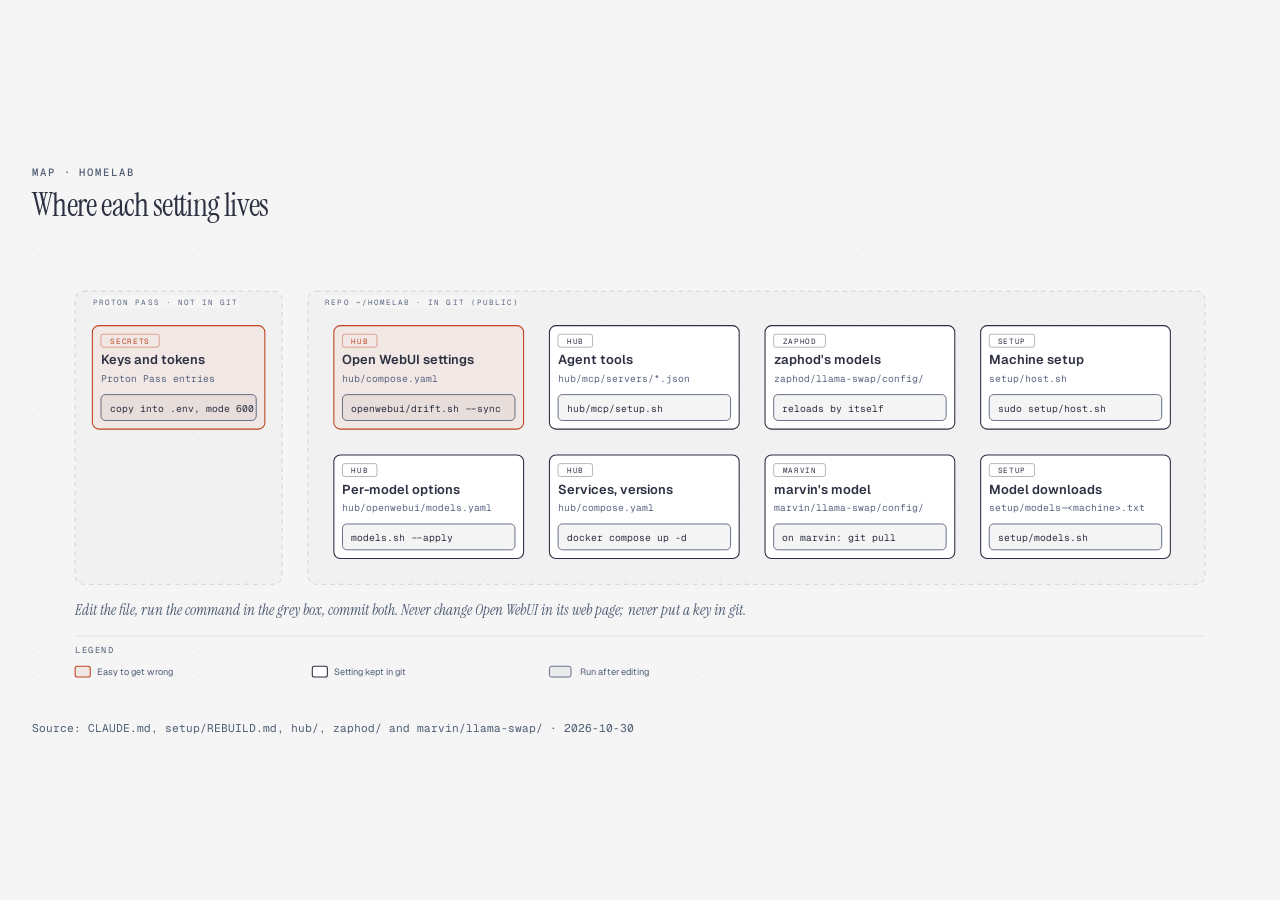
<file: docs/diagrams/src/settings-map.html>
<!DOCTYPE html>
<html lang="en">
<head>
  <meta charset="UTF-8">
  <meta name="viewport" content="width=device-width, initial-scale=1.0">
  <title>Where each setting lives</title>
  <link href="https://fonts.googleapis.com/css2?family=Instrument+Serif:ital@0;1&family=Geist:wght@400;500;600&family=Geist+Mono:wght@400;500;600&display=swap" rel="stylesheet">
  <style>
    *, *::before, *::after { box-sizing: border-box; margin: 0; padding: 0; }
    body { font-family: 'Geist', system-ui, sans-serif; background: #f5f5f5; color: #2d3142; min-height: 100vh; display: flex;
           align-items: center; justify-content: center; padding: 3rem 2rem; }
    .frame { max-width: 1240px; width: 100%; }
    .diagram-container { width: 100%; overflow-x: auto; }
    .eyebrow { font-family: 'Geist Mono', ui-monospace, monospace; font-size: 0.66rem; font-weight: 500; letter-spacing: 0.18em;
               text-transform: uppercase; color: #4f5d75; margin-bottom: 0.5rem; }
    h1 { font-family: 'Instrument Serif', serif; font-size: clamp(1.5rem, 2.4vw + 0.75rem, 2rem); font-weight: 400;
         letter-spacing: -0.02em; line-height: 1.15; margin-bottom: 1.5rem; }
    .source { font-family: 'Geist Mono', ui-monospace, monospace; font-size: 0.7rem; color: #4f5d75; margin-top: 1rem; }
    svg { width: 100%; min-width: 1128px; display: block; }
    @media print { .diagram-container { overflow-x: visible; } svg { min-width: 0; } }
  </style>
</head>
<body>
  <div class="frame">
    <p class="eyebrow">Map · homelab</p>
    <h1>Where each setting lives</h1>
    <div class="diagram-container">
      <svg viewBox="0 0 1128 424" xmlns="http://www.w3.org/2000/svg" role="img" aria-labelledby="settings-map-title settings-map-desc">
        <title id="settings-map-title">Where each setting lives</title>
        <desc id="settings-map-desc">Map of which file holds each kind of setting (Open WebUI, per-model options, agent tools, services, both machines&#x27; models, machine setup, model downloads) and the command to run after editing it; secrets live only in Proton Pass.</desc>
        <defs>
          <pattern id="dots" width="22" height="22" patternUnits="userSpaceOnUse"><circle cx="1" cy="1" r="0.9" fill="rgba(45,49,66,0.10)"/></pattern>
          <marker id="arrow" markerWidth="8" markerHeight="6" refX="7" refY="3" orient="auto"><polygon points="0 0, 8 3, 0 6" fill="#4f5d75"/></marker>
        </defs>
        <rect width="100%" height="100%" fill="#f5f5f5"/>
        <rect width="100%" height="100%" fill="url(#dots)" opacity="0.55"/>
        <rect x="40" y="40" width="192" height="272" rx="8" fill="rgba(45,49,66,0.02)" stroke="rgba(45,49,66,0.20)" stroke-width="0.8" stroke-dasharray="4,4"/>
        <rect x="56" y="44" width="136" height="12" fill="#f5f5f5"/>
        <text x="124" y="53" fill="#5a6580" font-size="7" font-family="'Geist Mono', ui-monospace, monospace" text-anchor="middle" letter-spacing="0.14em">PROTON PASS · NOT IN GIT</text>
        <rect x="256" y="40" width="832" height="272" rx="8" fill="rgba(45,49,66,0.02)" stroke="rgba(45,49,66,0.20)" stroke-width="0.8" stroke-dasharray="4,4"/>
        <rect x="272" y="44" width="180" height="12" fill="#f5f5f5"/>
        <text x="362" y="53" fill="#5a6580" font-size="7" font-family="'Geist Mono', ui-monospace, monospace" text-anchor="middle" letter-spacing="0.14em">REPO ~/HOMELAB · IN GIT (PUBLIC)</text>
        <rect x="56" y="72" width="160" height="96" rx="6" fill="#f5f5f5"/>
        <rect x="56" y="72" width="160" height="96" rx="6" fill="rgba(191,69,32,0.08)" stroke="#bf4520" stroke-width="1"/>
        <rect x="64" y="80" width="54" height="12" rx="2" fill="transparent" stroke="rgba(191,69,32,0.50)" stroke-width="0.8"/>
        <text x="91" y="89" fill="#bf4520" font-size="7" font-family="'Geist Mono', ui-monospace, monospace" text-anchor="middle" letter-spacing="0.08em">SECRETS</text>
        <text x="64" y="108" fill="#2d3142" font-size="12" font-family="'Geist', system-ui, sans-serif" font-weight="600">Keys and tokens</text>
        <text x="64" y="124" fill="#5a6580" font-size="9" font-family="'Geist Mono', ui-monospace, monospace">Proton Pass entries</text>
        <rect x="64" y="136" width="144" height="24" rx="4" fill="rgba(45,49,66,0.05)" stroke="#4f5d75" stroke-width="0.8"/>
        <text x="72" y="152" fill="#2d3142" font-size="9" font-family="'Geist Mono', ui-monospace, monospace">copy into .env, mode 600</text>
        <rect x="280" y="72" width="176" height="96" rx="6" fill="#f5f5f5"/>
        <rect x="280" y="72" width="176" height="96" rx="6" fill="rgba(191,69,32,0.08)" stroke="#bf4520" stroke-width="1"/>
        <rect x="288" y="80" width="32" height="12" rx="2" fill="transparent" stroke="rgba(191,69,32,0.50)" stroke-width="0.8"/>
        <text x="304" y="89" fill="#bf4520" font-size="7" font-family="'Geist Mono', ui-monospace, monospace" text-anchor="middle" letter-spacing="0.08em">HUB</text>
        <text x="288" y="108" fill="#2d3142" font-size="12" font-family="'Geist', system-ui, sans-serif" font-weight="600">Open WebUI settings</text>
        <text x="288" y="124" fill="#5a6580" font-size="9" font-family="'Geist Mono', ui-monospace, monospace">hub/compose.yaml</text>
        <rect x="288" y="136" width="160" height="24" rx="4" fill="rgba(45,49,66,0.05)" stroke="#4f5d75" stroke-width="0.8"/>
        <text x="296" y="152" fill="#2d3142" font-size="9" font-family="'Geist Mono', ui-monospace, monospace">openwebui/drift.sh --sync</text>
        <rect x="280" y="192" width="176" height="96" rx="6" fill="#f5f5f5"/>
        <rect x="280" y="192" width="176" height="96" rx="6" fill="#ffffff" stroke="#2d3142" stroke-width="1"/>
        <rect x="288" y="200" width="32" height="12" rx="2" fill="transparent" stroke="rgba(45,49,66,0.40)" stroke-width="0.8"/>
        <text x="304" y="209" fill="#2d3142" font-size="7" font-family="'Geist Mono', ui-monospace, monospace" text-anchor="middle" letter-spacing="0.08em">HUB</text>
        <text x="288" y="228" fill="#2d3142" font-size="12" font-family="'Geist', system-ui, sans-serif" font-weight="600">Per-model options</text>
        <text x="288" y="244" fill="#5a6580" font-size="9" font-family="'Geist Mono', ui-monospace, monospace">hub/openwebui/models.yaml</text>
        <rect x="288" y="256" width="160" height="24" rx="4" fill="rgba(45,49,66,0.05)" stroke="#4f5d75" stroke-width="0.8"/>
        <text x="296" y="272" fill="#2d3142" font-size="9" font-family="'Geist Mono', ui-monospace, monospace">models.sh --apply</text>
        <rect x="480" y="72" width="176" height="96" rx="6" fill="#f5f5f5"/>
        <rect x="480" y="72" width="176" height="96" rx="6" fill="#ffffff" stroke="#2d3142" stroke-width="1"/>
        <rect x="488" y="80" width="32" height="12" rx="2" fill="transparent" stroke="rgba(45,49,66,0.40)" stroke-width="0.8"/>
        <text x="504" y="89" fill="#2d3142" font-size="7" font-family="'Geist Mono', ui-monospace, monospace" text-anchor="middle" letter-spacing="0.08em">HUB</text>
        <text x="488" y="108" fill="#2d3142" font-size="12" font-family="'Geist', system-ui, sans-serif" font-weight="600">Agent tools</text>
        <text x="488" y="124" fill="#5a6580" font-size="9" font-family="'Geist Mono', ui-monospace, monospace">hub/mcp/servers/*.json</text>
        <rect x="488" y="136" width="160" height="24" rx="4" fill="rgba(45,49,66,0.05)" stroke="#4f5d75" stroke-width="0.8"/>
        <text x="496" y="152" fill="#2d3142" font-size="9" font-family="'Geist Mono', ui-monospace, monospace">hub/mcp/setup.sh</text>
        <rect x="480" y="192" width="176" height="96" rx="6" fill="#f5f5f5"/>
        <rect x="480" y="192" width="176" height="96" rx="6" fill="#ffffff" stroke="#2d3142" stroke-width="1"/>
        <rect x="488" y="200" width="32" height="12" rx="2" fill="transparent" stroke="rgba(45,49,66,0.40)" stroke-width="0.8"/>
        <text x="504" y="209" fill="#2d3142" font-size="7" font-family="'Geist Mono', ui-monospace, monospace" text-anchor="middle" letter-spacing="0.08em">HUB</text>
        <text x="488" y="228" fill="#2d3142" font-size="12" font-family="'Geist', system-ui, sans-serif" font-weight="600">Services, versions</text>
        <text x="488" y="244" fill="#5a6580" font-size="9" font-family="'Geist Mono', ui-monospace, monospace">hub/compose.yaml</text>
        <rect x="488" y="256" width="160" height="24" rx="4" fill="rgba(45,49,66,0.05)" stroke="#4f5d75" stroke-width="0.8"/>
        <text x="496" y="272" fill="#2d3142" font-size="9" font-family="'Geist Mono', ui-monospace, monospace">docker compose up -d</text>
        <rect x="680" y="72" width="176" height="96" rx="6" fill="#f5f5f5"/>
        <rect x="680" y="72" width="176" height="96" rx="6" fill="#ffffff" stroke="#2d3142" stroke-width="1"/>
        <rect x="688" y="80" width="48" height="12" rx="2" fill="transparent" stroke="rgba(45,49,66,0.40)" stroke-width="0.8"/>
        <text x="712" y="89" fill="#2d3142" font-size="7" font-family="'Geist Mono', ui-monospace, monospace" text-anchor="middle" letter-spacing="0.08em">ZAPHOD</text>
        <text x="688" y="108" fill="#2d3142" font-size="12" font-family="'Geist', system-ui, sans-serif" font-weight="600">zaphod&#x27;s models</text>
        <text x="688" y="124" fill="#5a6580" font-size="9" font-family="'Geist Mono', ui-monospace, monospace">zaphod/llama-swap/config/</text>
        <rect x="688" y="136" width="160" height="24" rx="4" fill="rgba(45,49,66,0.05)" stroke="#4f5d75" stroke-width="0.8"/>
        <text x="696" y="152" fill="#2d3142" font-size="9" font-family="'Geist Mono', ui-monospace, monospace">reloads by itself</text>
        <rect x="680" y="192" width="176" height="96" rx="6" fill="#f5f5f5"/>
        <rect x="680" y="192" width="176" height="96" rx="6" fill="#ffffff" stroke="#2d3142" stroke-width="1"/>
        <rect x="688" y="200" width="48" height="12" rx="2" fill="transparent" stroke="rgba(45,49,66,0.40)" stroke-width="0.8"/>
        <text x="712" y="209" fill="#2d3142" font-size="7" font-family="'Geist Mono', ui-monospace, monospace" text-anchor="middle" letter-spacing="0.08em">MARVIN</text>
        <text x="688" y="228" fill="#2d3142" font-size="12" font-family="'Geist', system-ui, sans-serif" font-weight="600">marvin&#x27;s model</text>
        <text x="688" y="244" fill="#5a6580" font-size="9" font-family="'Geist Mono', ui-monospace, monospace">marvin/llama-swap/config/</text>
        <rect x="688" y="256" width="160" height="24" rx="4" fill="rgba(45,49,66,0.05)" stroke="#4f5d75" stroke-width="0.8"/>
        <text x="696" y="272" fill="#2d3142" font-size="9" font-family="'Geist Mono', ui-monospace, monospace">on marvin: git pull</text>
        <rect x="880" y="72" width="176" height="96" rx="6" fill="#f5f5f5"/>
        <rect x="880" y="72" width="176" height="96" rx="6" fill="#ffffff" stroke="#2d3142" stroke-width="1"/>
        <rect x="888" y="80" width="42" height="12" rx="2" fill="transparent" stroke="rgba(45,49,66,0.40)" stroke-width="0.8"/>
        <text x="909" y="89" fill="#2d3142" font-size="7" font-family="'Geist Mono', ui-monospace, monospace" text-anchor="middle" letter-spacing="0.08em">SETUP</text>
        <text x="888" y="108" fill="#2d3142" font-size="12" font-family="'Geist', system-ui, sans-serif" font-weight="600">Machine setup</text>
        <text x="888" y="124" fill="#5a6580" font-size="9" font-family="'Geist Mono', ui-monospace, monospace">setup/host.sh</text>
        <rect x="888" y="136" width="160" height="24" rx="4" fill="rgba(45,49,66,0.05)" stroke="#4f5d75" stroke-width="0.8"/>
        <text x="896" y="152" fill="#2d3142" font-size="9" font-family="'Geist Mono', ui-monospace, monospace">sudo setup/host.sh</text>
        <rect x="880" y="192" width="176" height="96" rx="6" fill="#f5f5f5"/>
        <rect x="880" y="192" width="176" height="96" rx="6" fill="#ffffff" stroke="#2d3142" stroke-width="1"/>
        <rect x="888" y="200" width="42" height="12" rx="2" fill="transparent" stroke="rgba(45,49,66,0.40)" stroke-width="0.8"/>
        <text x="909" y="209" fill="#2d3142" font-size="7" font-family="'Geist Mono', ui-monospace, monospace" text-anchor="middle" letter-spacing="0.08em">SETUP</text>
        <text x="888" y="228" fill="#2d3142" font-size="12" font-family="'Geist', system-ui, sans-serif" font-weight="600">Model downloads</text>
        <text x="888" y="244" fill="#5a6580" font-size="9" font-family="'Geist Mono', ui-monospace, monospace">setup/models-&lt;machine&gt;.txt</text>
        <rect x="888" y="256" width="160" height="24" rx="4" fill="rgba(45,49,66,0.05)" stroke="#4f5d75" stroke-width="0.8"/>
        <text x="896" y="272" fill="#2d3142" font-size="9" font-family="'Geist Mono', ui-monospace, monospace">setup/models.sh</text>
        <text x="40" y="340" fill="#4f5d75" font-size="14" font-family="'Instrument Serif', serif" font-style="italic">Edit the file, run the command in the grey box, commit both. Never change Open WebUI in its web page; never put a key in git.</text>
        <line x1="40" y1="360" x2="1088" y2="360" stroke="rgba(45,49,66,0.10)" stroke-width="0.8"/>
        <text x="40" y="376" fill="#4f5d75" font-size="8" font-family="'Geist Mono', ui-monospace, monospace" letter-spacing="0.18em">LEGEND</text>
        <rect x="40" y="388" width="14" height="10" rx="2" fill="rgba(191,69,32,0.08)" stroke="#bf4520" stroke-width="1"/>
        <text x="60" y="396" fill="#4f5d75" font-size="8.5" font-family="'Geist', system-ui, sans-serif">Easy to get wrong</text>
        <rect x="260" y="388" width="14" height="10" rx="2" fill="#ffffff" stroke="#2d3142" stroke-width="1"/>
        <text x="280" y="396" fill="#4f5d75" font-size="8.5" font-family="'Geist', system-ui, sans-serif">Setting kept in git</text>
        <rect x="480" y="388" width="20" height="10" rx="2" fill="rgba(45,49,66,0.05)" stroke="#4f5d75" stroke-width="0.8"/>
        <text x="508" y="396" fill="#4f5d75" font-size="8.5" font-family="'Geist', system-ui, sans-serif">Run after editing</text>

      </svg>
    </div>
    <p class="source">Source: CLAUDE.md, setup/REBUILD.md, hub/, zaphod/ and marvin/llama-swap/ · 2026-10-30</p>
  </div>
</body>
</html>
</file>
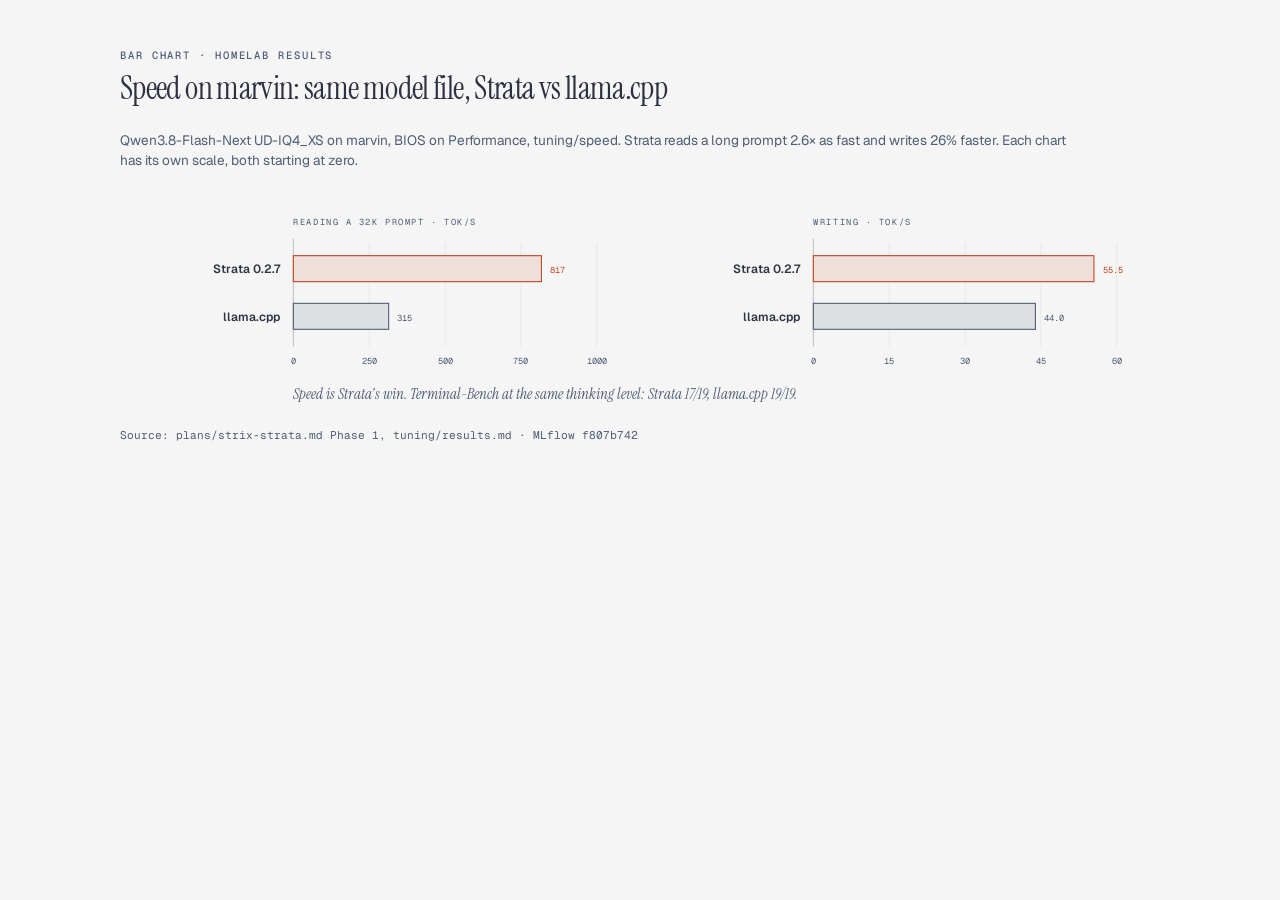
<file: docs/diagrams/src/speed.html>
<!DOCTYPE html>
<html lang="en">
<head>
  <meta charset="UTF-8">
  <meta name="viewport" content="width=device-width, initial-scale=1.0">
  <title>Strata vs llama.cpp speed</title>
  <link href="https://fonts.googleapis.com/css2?family=Instrument+Serif:ital@0;1&family=Geist:wght@400;500;600&family=Geist+Mono:wght@400;500;600&display=swap" rel="stylesheet">
  <style>
    *, *::before, *::after { box-sizing: border-box; margin: 0; padding: 0; }
    :root {
      --color-paper:   #f5f5f5;
      --color-ink:     #2d3142;
      --color-muted:   #4f5d75;
      --font-sans:     'Geist', system-ui, sans-serif;
      --font-serif:    'Instrument Serif', serif;
      --font-mono:     'Geist Mono', ui-monospace, monospace;
    }
    body {
      font-family: var(--font-sans);
      background: var(--color-paper);
      color: var(--color-ink);
      min-height: 100vh;
      display: flex;
      justify-content: center;
      padding: 3rem 2rem;
    }
    .frame { max-width: 1040px; width: 100%; }
    .diagram-container { width: 100%; overflow-x: auto; margin-bottom: 0.75rem; }
    .eyebrow {
      font-family: var(--font-mono);
      font-size: 0.66rem;
      font-weight: 500;
      letter-spacing: 0.18em;
      text-transform: uppercase;
      color: var(--color-muted);
      margin-bottom: 0.5rem;
    }
    h1 {
      font-family: var(--font-serif);
      font-size: clamp(1.5rem, 2.4vw + 0.75rem, 2rem);
      font-weight: 400;
      letter-spacing: -0.02em;
      line-height: 1.15;
      margin-bottom: 1.5rem;
    }
    h2 {
      font-family: var(--font-serif);
      font-size: 1.35rem;
      font-weight: 400;
      margin: 1.5rem 0 0.25rem;
    }
    .note { font-size: 0.85rem; color: var(--color-muted); max-width: 60rem; margin-bottom: 0.75rem; line-height: 1.45; }
    .source { font-family: var(--font-mono); font-size: 0.7rem; color: var(--color-muted); margin-bottom: 1.5rem; }
    svg { width: 100%; min-width: 960px; display: block; }
    @media print {
      .diagram-container { overflow-x: visible; }
      svg { min-width: 0; }
    }
  </style>
</head>
<body>
  <div class="frame">
    <p class="eyebrow">Bar chart · homelab results</p>
    <h1>Speed on marvin: same model file, Strata vs llama.cpp</h1>
    <p class="note">Qwen3.8-Flash-Next UD-IQ4_XS on marvin, BIOS on Performance, tuning/speed. Strata reads a long prompt
      2.6× as fast and writes 26% faster. Each chart has its own scale, both starting at zero.</p>
    <div class="diagram-container">
      <svg viewBox="0 0 960 216" xmlns="http://www.w3.org/2000/svg" role="img" aria-labelledby="results-speed-title results-speed-desc">
        <title id="results-speed-title">Strata vs llama.cpp speed on marvin</title>
        <desc id="results-speed-desc">Reading a 32K-token prompt: Strata 817 tokens per second, llama.cpp 315. Writing: Strata 55.5 tokens per second, llama.cpp 44.0.</desc>

        <rect width="100%" height="100%" fill="#f5f5f5"/>

        <!-- Panel titles -->
        <text x="160" y="40" fill="#4f5d75" font-size="8" font-family="'Geist Mono', monospace" letter-spacing="0.18em">READING A 32K PROMPT · TOK/S</text>
        <text x="640" y="40" fill="#4f5d75" font-size="8" font-family="'Geist Mono', monospace" letter-spacing="0.18em">WRITING · TOK/S</text>

        <!-- Panel 1 grid: 0-1000 over x 160-440 -->
        <line x1="230" y1="56" x2="230" y2="152" stroke="rgba(45,49,66,0.08)" stroke-width="0.8"/>
        <line x1="300" y1="56" x2="300" y2="152" stroke="rgba(45,49,66,0.08)" stroke-width="0.8"/>
        <line x1="370" y1="56" x2="370" y2="152" stroke="rgba(45,49,66,0.08)" stroke-width="0.8"/>
        <line x1="440" y1="56" x2="440" y2="152" stroke="rgba(45,49,66,0.08)" stroke-width="0.8"/>
        <line x1="160" y1="52" x2="160" y2="152" stroke="rgba(45,49,66,0.25)" stroke-width="1"/>
        <text x="160" y="168" fill="#4f5d75" font-size="8" font-family="'Geist Mono', monospace" text-anchor="middle">0</text>
        <text x="230" y="168" fill="#4f5d75" font-size="8" font-family="'Geist Mono', monospace" text-anchor="middle">250</text>
        <text x="300" y="168" fill="#4f5d75" font-size="8" font-family="'Geist Mono', monospace" text-anchor="middle">500</text>
        <text x="370" y="168" fill="#4f5d75" font-size="8" font-family="'Geist Mono', monospace" text-anchor="middle">750</text>
        <text x="440" y="168" fill="#4f5d75" font-size="8" font-family="'Geist Mono', monospace" text-anchor="middle">1000</text>

        <!-- Panel 1 bars -->
        <rect x="160" y="68" width="229" height="24" fill="#f5f5f5"/>
        <rect x="160" y="68" width="229" height="24" fill="rgba(191,69,32,0.12)" stroke="#bf4520" stroke-width="1"/>
        <text x="397" y="84" fill="#bf4520" font-size="8" font-family="'Geist Mono', monospace">817</text>
        <text x="148" y="84" fill="#2d3142" font-size="11" font-weight="600" font-family="'Geist', sans-serif" text-anchor="end">Strata 0.2.7</text>

        <rect x="160" y="112" width="88" height="24" fill="#f5f5f5"/>
        <rect x="160" y="112" width="88" height="24" fill="rgba(79,93,117,0.15)" stroke="#4f5d75" stroke-width="1"/>
        <text x="256" y="128" fill="#4f5d75" font-size="8" font-family="'Geist Mono', monospace">315</text>
        <text x="148" y="128" fill="#2d3142" font-size="11" font-weight="600" font-family="'Geist', sans-serif" text-anchor="end">llama.cpp</text>

        <!-- Panel 2 grid: 0-60 over x 640-920 -->
        <line x1="710" y1="56" x2="710" y2="152" stroke="rgba(45,49,66,0.08)" stroke-width="0.8"/>
        <line x1="780" y1="56" x2="780" y2="152" stroke="rgba(45,49,66,0.08)" stroke-width="0.8"/>
        <line x1="850" y1="56" x2="850" y2="152" stroke="rgba(45,49,66,0.08)" stroke-width="0.8"/>
        <line x1="920" y1="56" x2="920" y2="152" stroke="rgba(45,49,66,0.08)" stroke-width="0.8"/>
        <line x1="640" y1="52" x2="640" y2="152" stroke="rgba(45,49,66,0.25)" stroke-width="1"/>
        <text x="640" y="168" fill="#4f5d75" font-size="8" font-family="'Geist Mono', monospace" text-anchor="middle">0</text>
        <text x="710" y="168" fill="#4f5d75" font-size="8" font-family="'Geist Mono', monospace" text-anchor="middle">15</text>
        <text x="780" y="168" fill="#4f5d75" font-size="8" font-family="'Geist Mono', monospace" text-anchor="middle">30</text>
        <text x="850" y="168" fill="#4f5d75" font-size="8" font-family="'Geist Mono', monospace" text-anchor="middle">45</text>
        <text x="920" y="168" fill="#4f5d75" font-size="8" font-family="'Geist Mono', monospace" text-anchor="middle">60</text>

        <!-- Panel 2 bars -->
        <rect x="640" y="68" width="259" height="24" fill="#f5f5f5"/>
        <rect x="640" y="68" width="259" height="24" fill="rgba(191,69,32,0.12)" stroke="#bf4520" stroke-width="1"/>
        <text x="907" y="84" fill="#bf4520" font-size="8" font-family="'Geist Mono', monospace">55.5</text>
        <text x="628" y="84" fill="#2d3142" font-size="11" font-weight="600" font-family="'Geist', sans-serif" text-anchor="end">Strata 0.2.7</text>

        <rect x="640" y="112" width="205" height="24" fill="#f5f5f5"/>
        <rect x="640" y="112" width="205" height="24" fill="rgba(79,93,117,0.15)" stroke="#4f5d75" stroke-width="1"/>
        <text x="853" y="128" fill="#4f5d75" font-size="8" font-family="'Geist Mono', monospace">44.0</text>
        <text x="628" y="128" fill="#2d3142" font-size="11" font-weight="600" font-family="'Geist', sans-serif" text-anchor="end">llama.cpp</text>

        <text x="160" y="200" fill="#4f5d75" font-size="14" font-style="italic" font-family="'Instrument Serif', serif">Speed is Strata's win. Terminal-Bench at the same thinking level: Strata 17/19, llama.cpp 19/19.</text>
      </svg>
    </div>
    <p class="source">Source: plans/strix-strata.md Phase 1, tuning/results.md · MLflow f807b742</p>
  </div>
</body>
</html>
</file>
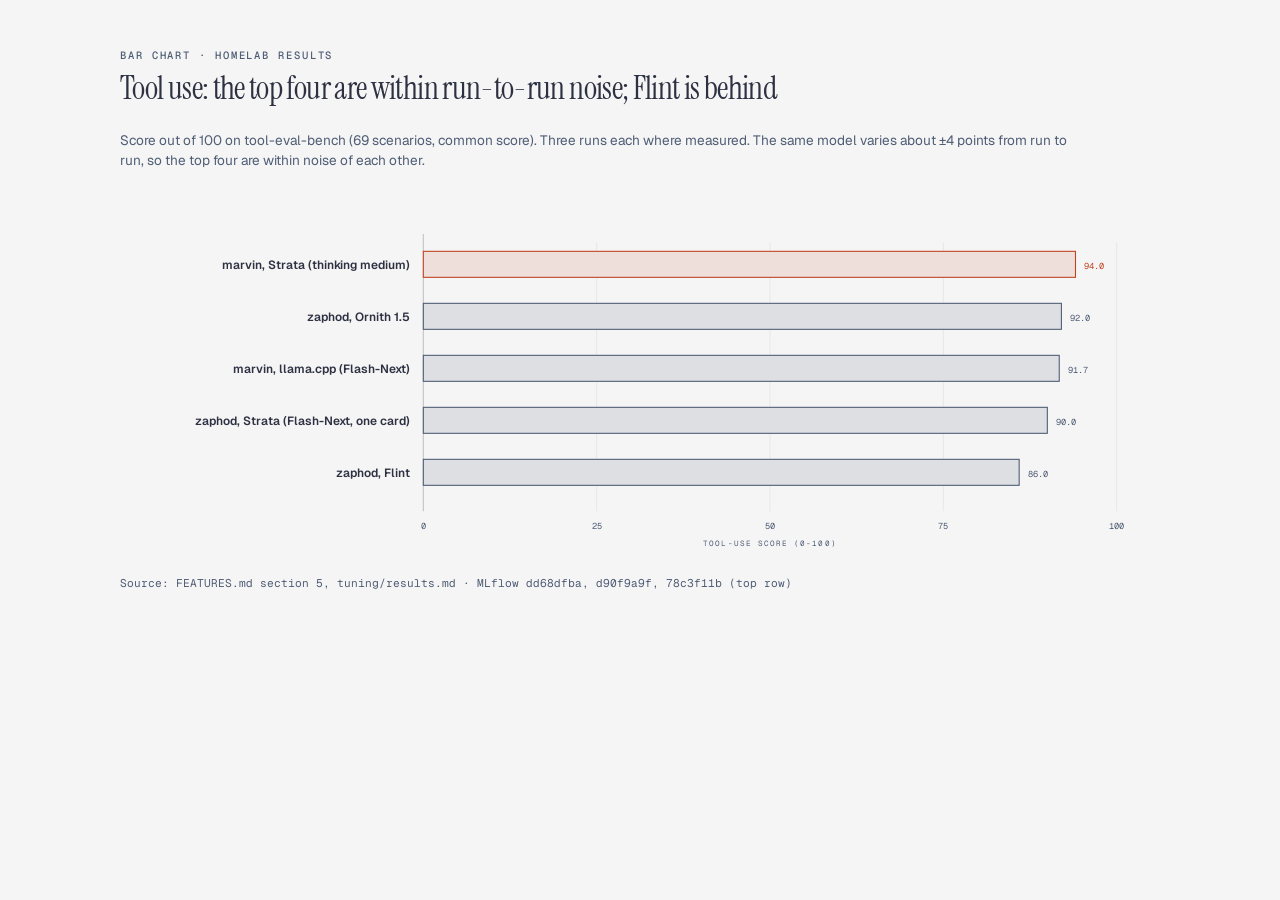
<file: docs/diagrams/src/tool-use.html>
<!DOCTYPE html>
<html lang="en">
<head>
  <meta charset="UTF-8">
  <meta name="viewport" content="width=device-width, initial-scale=1.0">
  <title>Tool-use scores</title>
  <link href="https://fonts.googleapis.com/css2?family=Instrument+Serif:ital@0;1&family=Geist:wght@400;500;600&family=Geist+Mono:wght@400;500;600&display=swap" rel="stylesheet">
  <style>
    *, *::before, *::after { box-sizing: border-box; margin: 0; padding: 0; }
    :root {
      --color-paper:   #f5f5f5;
      --color-ink:     #2d3142;
      --color-muted:   #4f5d75;
      --font-sans:     'Geist', system-ui, sans-serif;
      --font-serif:    'Instrument Serif', serif;
      --font-mono:     'Geist Mono', ui-monospace, monospace;
    }
    body {
      font-family: var(--font-sans);
      background: var(--color-paper);
      color: var(--color-ink);
      min-height: 100vh;
      display: flex;
      justify-content: center;
      padding: 3rem 2rem;
    }
    .frame { max-width: 1040px; width: 100%; }
    .diagram-container { width: 100%; overflow-x: auto; margin-bottom: 0.75rem; }
    .eyebrow {
      font-family: var(--font-mono);
      font-size: 0.66rem;
      font-weight: 500;
      letter-spacing: 0.18em;
      text-transform: uppercase;
      color: var(--color-muted);
      margin-bottom: 0.5rem;
    }
    h1 {
      font-family: var(--font-serif);
      font-size: clamp(1.5rem, 2.4vw + 0.75rem, 2rem);
      font-weight: 400;
      letter-spacing: -0.02em;
      line-height: 1.15;
      margin-bottom: 1.5rem;
    }
    h2 {
      font-family: var(--font-serif);
      font-size: 1.35rem;
      font-weight: 400;
      margin: 1.5rem 0 0.25rem;
    }
    .note { font-size: 0.85rem; color: var(--color-muted); max-width: 60rem; margin-bottom: 0.75rem; line-height: 1.45; }
    .source { font-family: var(--font-mono); font-size: 0.7rem; color: var(--color-muted); margin-bottom: 1.5rem; }
    svg { width: 100%; min-width: 960px; display: block; }
    @media print {
      .diagram-container { overflow-x: visible; }
      svg { min-width: 0; }
    }
  </style>
</head>
<body>
  <div class="frame">
    <p class="eyebrow">Bar chart · homelab results</p>
    <h1>Tool use: the top four are within run-to-run noise; Flint is behind</h1>
    <p class="note">Score out of 100 on tool-eval-bench (69 scenarios, common score). Three runs each where measured.
      The same model varies about ±4 points from run to run, so the top four are within noise of each other.</p>
    <div class="diagram-container">
      <svg viewBox="0 0 960 352" xmlns="http://www.w3.org/2000/svg" role="img" aria-labelledby="results-tooluse-title results-tooluse-desc">
        <title id="results-tooluse-title">Tool-use score by model and server</title>
        <desc id="results-tooluse-desc">Horizontal bars of tool-use score out of 100: marvin with Strata at thinking medium 94.0, Ornith 92.0, marvin with llama.cpp 91.7, zaphod with Strata on one card 90.0, Flint 86.0.</desc>

        <rect width="100%" height="100%" fill="#f5f5f5"/>

        <!-- Gridlines (0 is the axis line) -->
        <line x1="440" y1="56" x2="440" y2="304" stroke="rgba(45,49,66,0.08)" stroke-width="0.8"/>
        <line x1="600" y1="56" x2="600" y2="304" stroke="rgba(45,49,66,0.08)" stroke-width="0.8"/>
        <line x1="760" y1="56" x2="760" y2="304" stroke="rgba(45,49,66,0.08)" stroke-width="0.8"/>
        <line x1="920" y1="56" x2="920" y2="304" stroke="rgba(45,49,66,0.08)" stroke-width="0.8"/>
        <line x1="280" y1="48" x2="280" y2="304" stroke="rgba(45,49,66,0.25)" stroke-width="1"/>

        <!-- Tick labels -->
        <text x="280" y="320" fill="#4f5d75" font-size="8" font-family="'Geist Mono', monospace" text-anchor="middle">0</text>
        <text x="440" y="320" fill="#4f5d75" font-size="8" font-family="'Geist Mono', monospace" text-anchor="middle">25</text>
        <text x="600" y="320" fill="#4f5d75" font-size="8" font-family="'Geist Mono', monospace" text-anchor="middle">50</text>
        <text x="760" y="320" fill="#4f5d75" font-size="8" font-family="'Geist Mono', monospace" text-anchor="middle">75</text>
        <text x="920" y="320" fill="#4f5d75" font-size="8" font-family="'Geist Mono', monospace" text-anchor="middle">100</text>
        <text x="600" y="336" fill="#4f5d75" font-size="7" font-family="'Geist Mono', monospace" text-anchor="middle" letter-spacing="0.14em">TOOL-USE SCORE (0-100)</text>

        <!-- Row 1 (focal): marvin, Strata, thinking medium, 94.0 -->
        <rect x="280" y="64" width="602" height="24" fill="#f5f5f5"/>
        <rect x="280" y="64" width="602" height="24" fill="rgba(191,69,32,0.12)" stroke="#bf4520" stroke-width="1"/>
        <text x="890" y="80" fill="#bf4520" font-size="8" font-family="'Geist Mono', monospace">94.0</text>
        <text x="268" y="80" fill="#2d3142" font-size="11" font-weight="600" font-family="'Geist', sans-serif" text-anchor="end">marvin, Strata (thinking medium)</text>

        <!-- Row 2: Ornith, 92.0 -->
        <rect x="280" y="112" width="589" height="24" fill="#f5f5f5"/>
        <rect x="280" y="112" width="589" height="24" fill="rgba(79,93,117,0.15)" stroke="#4f5d75" stroke-width="1"/>
        <text x="877" y="128" fill="#4f5d75" font-size="8" font-family="'Geist Mono', monospace">92.0</text>
        <text x="268" y="128" fill="#2d3142" font-size="11" font-weight="600" font-family="'Geist', sans-serif" text-anchor="end">zaphod, Ornith 1.5</text>

        <!-- Row 3: marvin, llama.cpp, 91.7 -->
        <rect x="280" y="160" width="587" height="24" fill="#f5f5f5"/>
        <rect x="280" y="160" width="587" height="24" fill="rgba(79,93,117,0.15)" stroke="#4f5d75" stroke-width="1"/>
        <text x="875" y="176" fill="#4f5d75" font-size="8" font-family="'Geist Mono', monospace">91.7</text>
        <text x="268" y="176" fill="#2d3142" font-size="11" font-weight="600" font-family="'Geist', sans-serif" text-anchor="end">marvin, llama.cpp (Flash-Next)</text>

        <!-- Row 4: zaphod Strata one card, 90.0 -->
        <rect x="280" y="208" width="576" height="24" fill="#f5f5f5"/>
        <rect x="280" y="208" width="576" height="24" fill="rgba(79,93,117,0.15)" stroke="#4f5d75" stroke-width="1"/>
        <text x="864" y="224" fill="#4f5d75" font-size="8" font-family="'Geist Mono', monospace">90.0</text>
        <text x="268" y="224" fill="#2d3142" font-size="11" font-weight="600" font-family="'Geist', sans-serif" text-anchor="end">zaphod, Strata (Flash-Next, one card)</text>

        <!-- Row 5: Flint, 86.0 -->
        <rect x="280" y="256" width="550" height="24" fill="#f5f5f5"/>
        <rect x="280" y="256" width="550" height="24" fill="rgba(79,93,117,0.15)" stroke="#4f5d75" stroke-width="1"/>
        <text x="838" y="272" fill="#4f5d75" font-size="8" font-family="'Geist Mono', monospace">86.0</text>
        <text x="268" y="272" fill="#2d3142" font-size="11" font-weight="600" font-family="'Geist', sans-serif" text-anchor="end">zaphod, Flint</text>
      </svg>
    </div>
    <p class="source">Source: FEATURES.md section 5, tuning/results.md · MLflow dd68dfba, d90f9a9f, 78c3f11b (top row)</p>
  </div>
</body>
</html>
</file>
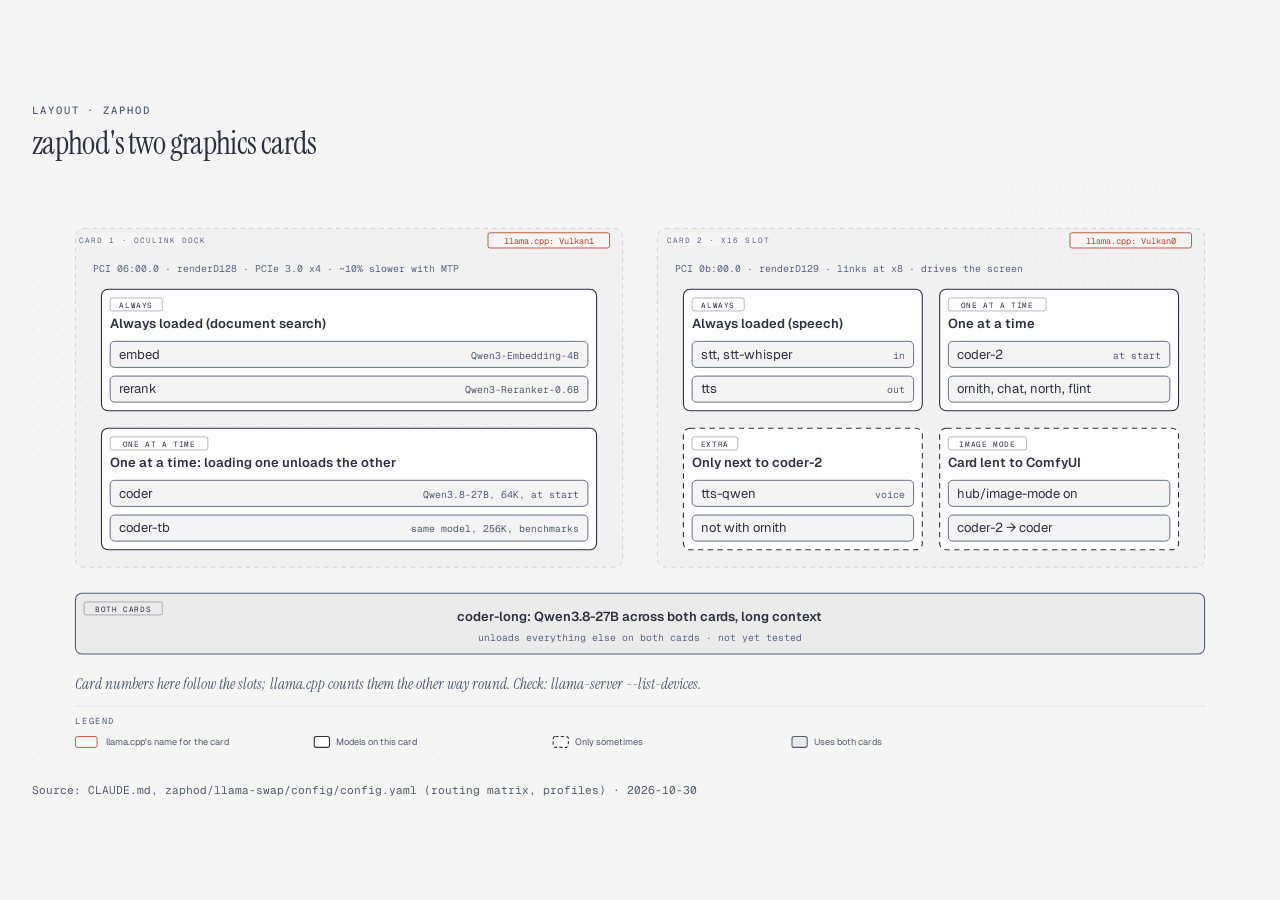
<file: docs/diagrams/src/zaphod-cards.html>
<!DOCTYPE html>
<html lang="en">
<head>
  <meta charset="UTF-8">
  <meta name="viewport" content="width=device-width, initial-scale=1.0">
  <title>zaphod&#x27;s two graphics cards</title>
  <link href="https://fonts.googleapis.com/css2?family=Instrument+Serif:ital@0;1&family=Geist:wght@400;500;600&family=Geist+Mono:wght@400;500;600&display=swap" rel="stylesheet">
  <style>
    *, *::before, *::after { box-sizing: border-box; margin: 0; padding: 0; }
    body { font-family: 'Geist', system-ui, sans-serif; background: #f5f5f5; color: #2d3142; min-height: 100vh; display: flex;
           align-items: center; justify-content: center; padding: 3rem 2rem; }
    .frame { max-width: 1240px; width: 100%; }
    .diagram-container { width: 100%; overflow-x: auto; }
    .eyebrow { font-family: 'Geist Mono', ui-monospace, monospace; font-size: 0.66rem; font-weight: 500; letter-spacing: 0.18em;
               text-transform: uppercase; color: #4f5d75; margin-bottom: 0.5rem; }
    h1 { font-family: 'Instrument Serif', serif; font-size: clamp(1.5rem, 2.4vw + 0.75rem, 2rem); font-weight: 400;
         letter-spacing: -0.02em; line-height: 1.15; margin-bottom: 1.5rem; }
    .source { font-family: 'Geist Mono', ui-monospace, monospace; font-size: 0.7rem; color: #4f5d75; margin-top: 1rem; }
    svg { width: 100%; min-width: 1120px; display: block; }
    @media print { .diagram-container { overflow-x: visible; } svg { min-width: 0; } }
  </style>
</head>
<body>
  <div class="frame">
    <p class="eyebrow">Layout · zaphod</p>
    <h1>zaphod&#x27;s two graphics cards</h1>
    <div class="diagram-container">
      <svg viewBox="0 0 1120 536" xmlns="http://www.w3.org/2000/svg" role="img" aria-labelledby="zaphod-cards-title zaphod-cards-desc">
        <title id="zaphod-cards-title">zaphod&#x27;s two graphics cards</title>
        <desc id="zaphod-cards-desc">Which models live on each of zaphod&#x27;s two R9700 cards: card 1 keeps embed and rerank loaded and runs coder or coder-tb; card 2 keeps the speech models loaded and runs one of coder-2, ornith, chat, north or flint; coder-long uses both cards.</desc>
        <defs>
          <pattern id="dots" width="22" height="22" patternUnits="userSpaceOnUse"><circle cx="1" cy="1" r="0.9" fill="rgba(45,49,66,0.10)"/></pattern>
          <marker id="arrow" markerWidth="8" markerHeight="6" refX="7" refY="3" orient="auto"><polygon points="0 0, 8 3, 0 6" fill="#4f5d75"/></marker>
        </defs>
        <rect width="100%" height="100%" fill="#f5f5f5"/>
        <rect width="100%" height="100%" fill="url(#dots)" opacity="0.55"/>
        <rect x="40" y="40" width="504" height="312" rx="8" fill="rgba(45,49,66,0.02)" stroke="rgba(45,49,66,0.20)" stroke-width="0.8" stroke-dasharray="4,4"/>
        <rect x="56" y="44" width="92" height="12" fill="#f5f5f5"/>
        <text x="102" y="53" fill="#5a6580" font-size="7" font-family="'Geist Mono', ui-monospace, monospace" text-anchor="middle" letter-spacing="0.14em">CARD 1 · OCULINK DOCK</text>
        <rect x="576" y="40" width="504" height="312" rx="8" fill="rgba(45,49,66,0.02)" stroke="rgba(45,49,66,0.20)" stroke-width="0.8" stroke-dasharray="4,4"/>
        <rect x="592" y="44" width="80" height="12" fill="#f5f5f5"/>
        <text x="632" y="53" fill="#5a6580" font-size="7" font-family="'Geist Mono', ui-monospace, monospace" text-anchor="middle" letter-spacing="0.14em">CARD 2 · X16 SLOT</text>
        <rect x="420" y="44" width="112" height="14" rx="2" fill="#f5f5f5" stroke="#bf4520" stroke-width="0.8"/>
        <text x="476" y="54" fill="#bf4520" font-size="8" font-family="'Geist Mono', ui-monospace, monospace" text-anchor="middle">llama.cpp: Vulkan1</text>
        <rect x="956" y="44" width="112" height="14" rx="2" fill="#f5f5f5" stroke="#bf4520" stroke-width="0.8"/>
        <text x="1012" y="54" fill="#bf4520" font-size="8" font-family="'Geist Mono', ui-monospace, monospace" text-anchor="middle">llama.cpp: Vulkan0</text>
        <text x="56" y="80" fill="#5a6580" font-size="9" font-family="'Geist Mono', ui-monospace, monospace">PCI 06:00.0 · renderD128 · PCIe 3.0 x4 · ~10% slower with MTP</text>
        <text x="592" y="80" fill="#5a6580" font-size="9" font-family="'Geist Mono', ui-monospace, monospace">PCI 0b:00.0 · renderD129 · links at x8 · drives the screen</text>
        <rect x="64" y="96" width="456" height="112" rx="6" fill="#f5f5f5"/>
        <rect x="64" y="96" width="456" height="112" rx="6" fill="#ffffff" stroke="#2d3142" stroke-width="1"/>
        <rect x="72" y="104" width="48" height="12" rx="2" fill="transparent" stroke="rgba(45,49,66,0.40)" stroke-width="0.8"/>
        <text x="96" y="113" fill="#2d3142" font-size="7" font-family="'Geist Mono', ui-monospace, monospace" text-anchor="middle" letter-spacing="0.08em">ALWAYS</text>
        <text x="72" y="132" fill="#2d3142" font-size="12" font-family="'Geist', system-ui, sans-serif" font-weight="600">Always loaded (document search)</text>
        <rect x="72" y="144" width="440" height="24" rx="4" fill="rgba(45,49,66,0.05)" stroke="#4f5d75" stroke-width="0.8"/>
        <text x="80" y="160" fill="#2d3142" font-size="12" font-family="'Geist', system-ui, sans-serif">embed</text>
        <text x="504" y="160" fill="#4f5d75" font-size="9" font-family="'Geist Mono', ui-monospace, monospace" text-anchor="end">Qwen3-Embedding-4B</text>
        <rect x="72" y="176" width="440" height="24" rx="4" fill="rgba(45,49,66,0.05)" stroke="#4f5d75" stroke-width="0.8"/>
        <text x="80" y="192" fill="#2d3142" font-size="12" font-family="'Geist', system-ui, sans-serif">rerank</text>
        <text x="504" y="192" fill="#4f5d75" font-size="9" font-family="'Geist Mono', ui-monospace, monospace" text-anchor="end">Qwen3-Reranker-0.6B</text>
        <rect x="64" y="224" width="456" height="112" rx="6" fill="#f5f5f5"/>
        <rect x="64" y="224" width="456" height="112" rx="6" fill="#ffffff" stroke="#2d3142" stroke-width="1"/>
        <rect x="72" y="232" width="90" height="12" rx="2" fill="transparent" stroke="rgba(45,49,66,0.40)" stroke-width="0.8"/>
        <text x="117" y="241" fill="#2d3142" font-size="7" font-family="'Geist Mono', ui-monospace, monospace" text-anchor="middle" letter-spacing="0.08em">ONE AT A TIME</text>
        <text x="72" y="260" fill="#2d3142" font-size="12" font-family="'Geist', system-ui, sans-serif" font-weight="600">One at a time: loading one unloads the other</text>
        <rect x="72" y="272" width="440" height="24" rx="4" fill="rgba(45,49,66,0.05)" stroke="#4f5d75" stroke-width="0.8"/>
        <text x="80" y="288" fill="#2d3142" font-size="12" font-family="'Geist', system-ui, sans-serif">coder</text>
        <text x="504" y="288" fill="#4f5d75" font-size="9" font-family="'Geist Mono', ui-monospace, monospace" text-anchor="end">Qwen3.8-27B, 64K, at start</text>
        <rect x="72" y="304" width="440" height="24" rx="4" fill="rgba(45,49,66,0.05)" stroke="#4f5d75" stroke-width="0.8"/>
        <text x="80" y="320" fill="#2d3142" font-size="12" font-family="'Geist', system-ui, sans-serif">coder-tb</text>
        <text x="504" y="320" fill="#4f5d75" font-size="9" font-family="'Geist Mono', ui-monospace, monospace" text-anchor="end">same model, 256K, benchmarks</text>
        <rect x="600" y="96" width="220" height="112" rx="6" fill="#f5f5f5"/>
        <rect x="600" y="96" width="220" height="112" rx="6" fill="#ffffff" stroke="#2d3142" stroke-width="1"/>
        <rect x="608" y="104" width="48" height="12" rx="2" fill="transparent" stroke="rgba(45,49,66,0.40)" stroke-width="0.8"/>
        <text x="632" y="113" fill="#2d3142" font-size="7" font-family="'Geist Mono', ui-monospace, monospace" text-anchor="middle" letter-spacing="0.08em">ALWAYS</text>
        <text x="608" y="132" fill="#2d3142" font-size="12" font-family="'Geist', system-ui, sans-serif" font-weight="600">Always loaded (speech)</text>
        <rect x="608" y="144" width="204" height="24" rx="4" fill="rgba(45,49,66,0.05)" stroke="#4f5d75" stroke-width="0.8"/>
        <text x="616" y="160" fill="#2d3142" font-size="12" font-family="'Geist', system-ui, sans-serif">stt, stt-whisper</text>
        <text x="804" y="160" fill="#4f5d75" font-size="9" font-family="'Geist Mono', ui-monospace, monospace" text-anchor="end">in</text>
        <rect x="608" y="176" width="204" height="24" rx="4" fill="rgba(45,49,66,0.05)" stroke="#4f5d75" stroke-width="0.8"/>
        <text x="616" y="192" fill="#2d3142" font-size="12" font-family="'Geist', system-ui, sans-serif">tts</text>
        <text x="804" y="192" fill="#4f5d75" font-size="9" font-family="'Geist Mono', ui-monospace, monospace" text-anchor="end">out</text>
        <rect x="836" y="96" width="220" height="112" rx="6" fill="#f5f5f5"/>
        <rect x="836" y="96" width="220" height="112" rx="6" fill="#ffffff" stroke="#2d3142" stroke-width="1"/>
        <rect x="844" y="104" width="90" height="12" rx="2" fill="transparent" stroke="rgba(45,49,66,0.40)" stroke-width="0.8"/>
        <text x="889" y="113" fill="#2d3142" font-size="7" font-family="'Geist Mono', ui-monospace, monospace" text-anchor="middle" letter-spacing="0.08em">ONE AT A TIME</text>
        <text x="844" y="132" fill="#2d3142" font-size="12" font-family="'Geist', system-ui, sans-serif" font-weight="600">One at a time</text>
        <rect x="844" y="144" width="204" height="24" rx="4" fill="rgba(45,49,66,0.05)" stroke="#4f5d75" stroke-width="0.8"/>
        <text x="852" y="160" fill="#2d3142" font-size="12" font-family="'Geist', system-ui, sans-serif">coder-2</text>
        <text x="1040" y="160" fill="#4f5d75" font-size="9" font-family="'Geist Mono', ui-monospace, monospace" text-anchor="end">at start</text>
        <rect x="844" y="176" width="204" height="24" rx="4" fill="rgba(45,49,66,0.05)" stroke="#4f5d75" stroke-width="0.8"/>
        <text x="852" y="192" fill="#2d3142" font-size="12" font-family="'Geist', system-ui, sans-serif">ornith, chat, north, flint</text>
        <rect x="600" y="224" width="220" height="112" rx="6" fill="#f5f5f5"/>
        <rect x="600" y="224" width="220" height="112" rx="6" fill="#ffffff" stroke="#2d3142" stroke-width="1" stroke-dasharray="5,4"/>
        <rect x="608" y="232" width="42" height="12" rx="2" fill="transparent" stroke="rgba(45,49,66,0.40)" stroke-width="0.8"/>
        <text x="629" y="241" fill="#2d3142" font-size="7" font-family="'Geist Mono', ui-monospace, monospace" text-anchor="middle" letter-spacing="0.08em">EXTRA</text>
        <text x="608" y="260" fill="#2d3142" font-size="12" font-family="'Geist', system-ui, sans-serif" font-weight="600">Only next to coder-2</text>
        <rect x="608" y="272" width="204" height="24" rx="4" fill="rgba(45,49,66,0.05)" stroke="#4f5d75" stroke-width="0.8"/>
        <text x="616" y="288" fill="#2d3142" font-size="12" font-family="'Geist', system-ui, sans-serif">tts-qwen</text>
        <text x="804" y="288" fill="#4f5d75" font-size="9" font-family="'Geist Mono', ui-monospace, monospace" text-anchor="end">voice</text>
        <rect x="608" y="304" width="204" height="24" rx="4" fill="rgba(45,49,66,0.05)" stroke="#4f5d75" stroke-width="0.8"/>
        <text x="616" y="320" fill="#2d3142" font-size="12" font-family="'Geist', system-ui, sans-serif">not with ornith</text>
        <rect x="836" y="224" width="220" height="112" rx="6" fill="#f5f5f5"/>
        <rect x="836" y="224" width="220" height="112" rx="6" fill="#ffffff" stroke="#2d3142" stroke-width="1" stroke-dasharray="5,4"/>
        <rect x="844" y="232" width="72" height="12" rx="2" fill="transparent" stroke="rgba(45,49,66,0.40)" stroke-width="0.8"/>
        <text x="880" y="241" fill="#2d3142" font-size="7" font-family="'Geist Mono', ui-monospace, monospace" text-anchor="middle" letter-spacing="0.08em">IMAGE MODE</text>
        <text x="844" y="260" fill="#2d3142" font-size="12" font-family="'Geist', system-ui, sans-serif" font-weight="600">Card lent to ComfyUI</text>
        <rect x="844" y="272" width="204" height="24" rx="4" fill="rgba(45,49,66,0.05)" stroke="#4f5d75" stroke-width="0.8"/>
        <text x="852" y="288" fill="#2d3142" font-size="12" font-family="'Geist', system-ui, sans-serif">hub/image-mode on</text>
        <rect x="844" y="304" width="204" height="24" rx="4" fill="rgba(45,49,66,0.05)" stroke="#4f5d75" stroke-width="0.8"/>
        <text x="852" y="320" fill="#2d3142" font-size="12" font-family="'Geist', system-ui, sans-serif">coder-2 → coder</text>
        <rect x="40" y="376" width="1040" height="56" rx="6" fill="#f5f5f5"/>
        <rect x="40" y="376" width="1040" height="56" rx="6" fill="rgba(45,49,66,0.05)" stroke="#4f5d75" stroke-width="1"/>
        <rect x="48" y="384" width="72" height="12" rx="2" fill="transparent" stroke="rgba(45,49,66,0.40)" stroke-width="0.8"/>
        <text x="84" y="393" fill="#2d3142" font-size="7" font-family="'Geist Mono', ui-monospace, monospace" text-anchor="middle" letter-spacing="0.08em">BOTH CARDS</text>
        <text x="560" y="402" fill="#2d3142" font-size="12" font-family="'Geist', system-ui, sans-serif" font-weight="600" text-anchor="middle">coder-long: Qwen3.8-27B across both cards, long context</text>
        <text x="560" y="420" fill="#5a6580" font-size="9" font-family="'Geist Mono', ui-monospace, monospace" text-anchor="middle">unloads everything else on both cards · not yet tested</text>
        <text x="40" y="464" fill="#4f5d75" font-size="14" font-family="'Instrument Serif', serif" font-style="italic">Card numbers here follow the slots; llama.cpp counts them the other way round. Check: llama-server --list-devices.</text>
        <line x1="40" y1="480" x2="1080" y2="480" stroke="rgba(45,49,66,0.10)" stroke-width="0.8"/>
        <text x="40" y="496" fill="#4f5d75" font-size="8" font-family="'Geist Mono', ui-monospace, monospace" letter-spacing="0.18em">LEGEND</text>
        <rect x="40" y="508" width="20" height="10" rx="2" fill="transparent" stroke="#bf4520" stroke-width="0.8"/>
        <text x="68" y="516" fill="#4f5d75" font-size="8.5" font-family="'Geist', system-ui, sans-serif">llama.cpp&#x27;s name for the card</text>
        <rect x="260" y="508" width="14" height="10" rx="2" fill="#ffffff" stroke="#2d3142" stroke-width="1"/>
        <text x="280" y="516" fill="#4f5d75" font-size="8.5" font-family="'Geist', system-ui, sans-serif">Models on this card</text>
        <rect x="480" y="508" width="14" height="10" rx="2" fill="#ffffff" stroke="#2d3142" stroke-width="1" stroke-dasharray="3,2"/>
        <text x="500" y="516" fill="#4f5d75" font-size="8.5" font-family="'Geist', system-ui, sans-serif">Only sometimes</text>
        <rect x="700" y="508" width="14" height="10" rx="2" fill="rgba(45,49,66,0.05)" stroke="#4f5d75" stroke-width="1"/>
        <text x="720" y="516" fill="#4f5d75" font-size="8.5" font-family="'Geist', system-ui, sans-serif">Uses both cards</text>

      </svg>
    </div>
    <p class="source">Source: CLAUDE.md, zaphod/llama-swap/config/config.yaml (routing matrix, profiles) · 2026-10-30</p>
  </div>
</body>
</html>
</file>
